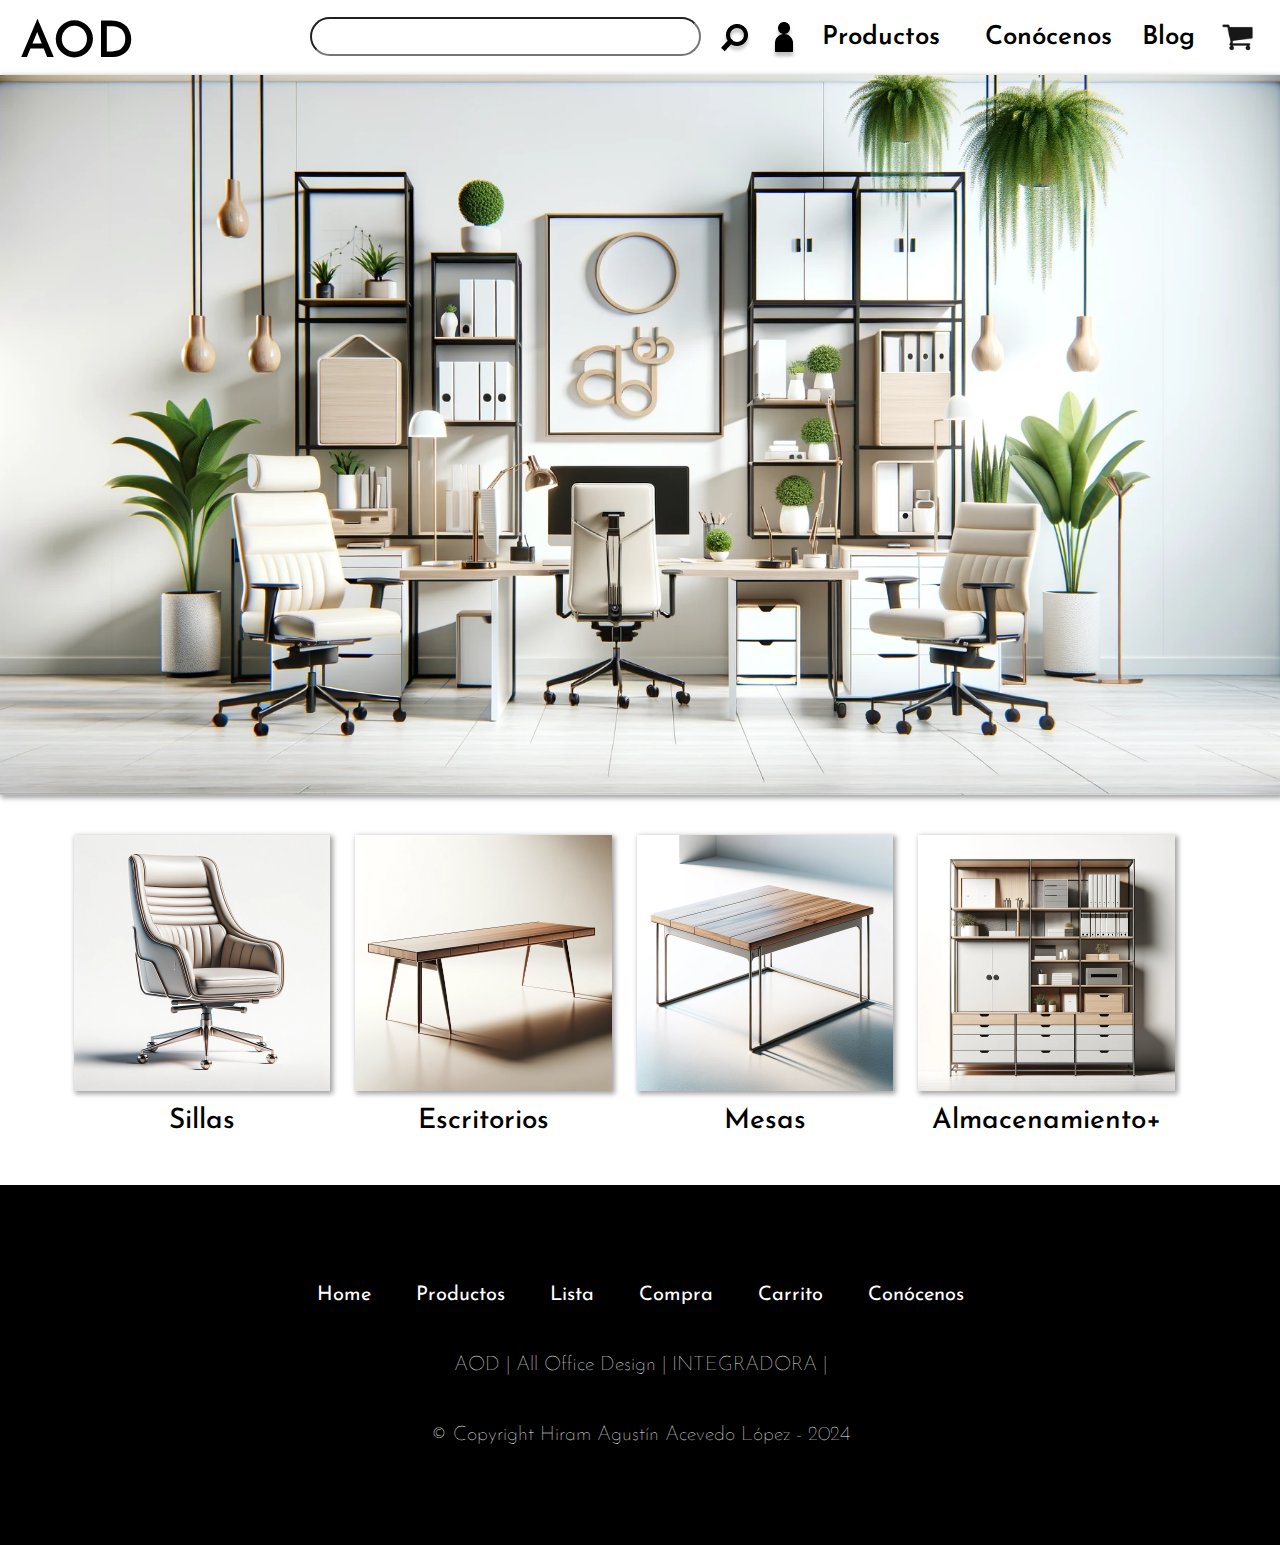
<file: index.html>
<!DOCTYPE html>
<html lang="es">
<head>
    <meta charset="UTF-8">
    <meta name="viewport" content="width=device-width, initial-scale=1.0">
    <title>Document</title>
    <meta name="author" content="Hiram Agustín Acevedo López">
    <meta name="description" content="Index - Página principal del sitio.">
    <link rel="icon" type="image/jpg" href="img/AODv2.png">
    <link rel="stylesheet" href="reset.css">
    <link rel="stylesheet" href="style.css">
    <link rel="preconnect" href="https://fonts.googleapis.com">
    <link rel="preconnect" href="https://fonts.gstatic.com" crossorigin>
    <link href="https://fonts.googleapis.com/css2?family=Josefin+Sans:ital,wght@0,100..700;1,100..700&display=swap" rel="stylesheet">
</head>
<body>
    <header>
        <nav class="nav-header">
            
            <li class="main-logo">
                <a href="index.html" class="main-logo-a"><h1>AOD</h1></a>
            </li>
            
            <div class="nav-header-right">
                <li class="busqueda-header">
                    <input type="text" class="input-header">
                    <a href="04-productos-lista.html" class="busqueda-icon-a"><img src="img/header/search.png" alt="icono de búsqueda" class="busqueda-icon"></a>
                </li>
                <li class="cuenta">
                    <a href="02-productos-general.html"><img src="img/header/cuenta.png" alt="icono de persona lleva a la cuenta (página no disponible en este prototipo) "></a>
                </li>

                <a href="02-productos-general.html">Productos</a>
                <a href="07-quienes-somos.html">Conócenos</a>
                <a href="04-productos-lista.html" class="blog-header">Blog</a>
                <a href="06-carrito.html"><img src="img/header/carrito.png" alt="Imagen de un carrito de compra" class="carrito"></a>
            </div>
        </nav>
    </header>
    <main>

        <a href="02-productos-general.html"><div class="imagen-principal"></div></a>

        <div class="productos-home">
            <ul>
                <li>
                    <a href="03-productos-individual.html"><img src="img/home-img/01-silla.webp" alt="Una silla elegante blanca" class="img-home-1">
                    <h2>Sillas</h2></a>
                </li>
                <li>
                    <a href="03-productos-individual.html"><img src="img/home-img/01-escritorio.webp" alt="Mesa de madera larga" class="img-home-2">
                    <h2>Escritorios</h2></a>
                </li>
                <li>
                    <a href="03-productos-individual.html"><img src="img/home-img/01-mesas.webp" alt="Mesa pequeña de madera cuadrada" class="img-home-3">
                    <h2>Mesas</h2></a>
                </li>
                <li>
                    <a href="03-productos-individual.html"><img src="img/home-img/01-almacenamiento.webp" alt="Mueble de almacenamiento" class="img-home-4">
                    <h2>Almacenamiento+</h2></a>
                </li>
            </ul>
        </div>

    </main>
    <footer>
        <nav>
            <a href="index.html">Home</a>
            <a href="02-productos-general.html">Productos</a>
            <a href="04-productos-lista.html">Lista</a>
            <a href="05-producto-compra.html">Compra</a>
            <a href="06-carrito.html">Carrito</a>
            <a href="07-quienes-somos.html">Conócenos</a>
        </nav>
        
        <p>AOD | All Office Design | INTEGRADORA |</p>
        <p>© Copyright Hiram Agustín Acevedo López - 2024</p>

    </footer> 
</body>
</html>
</file>
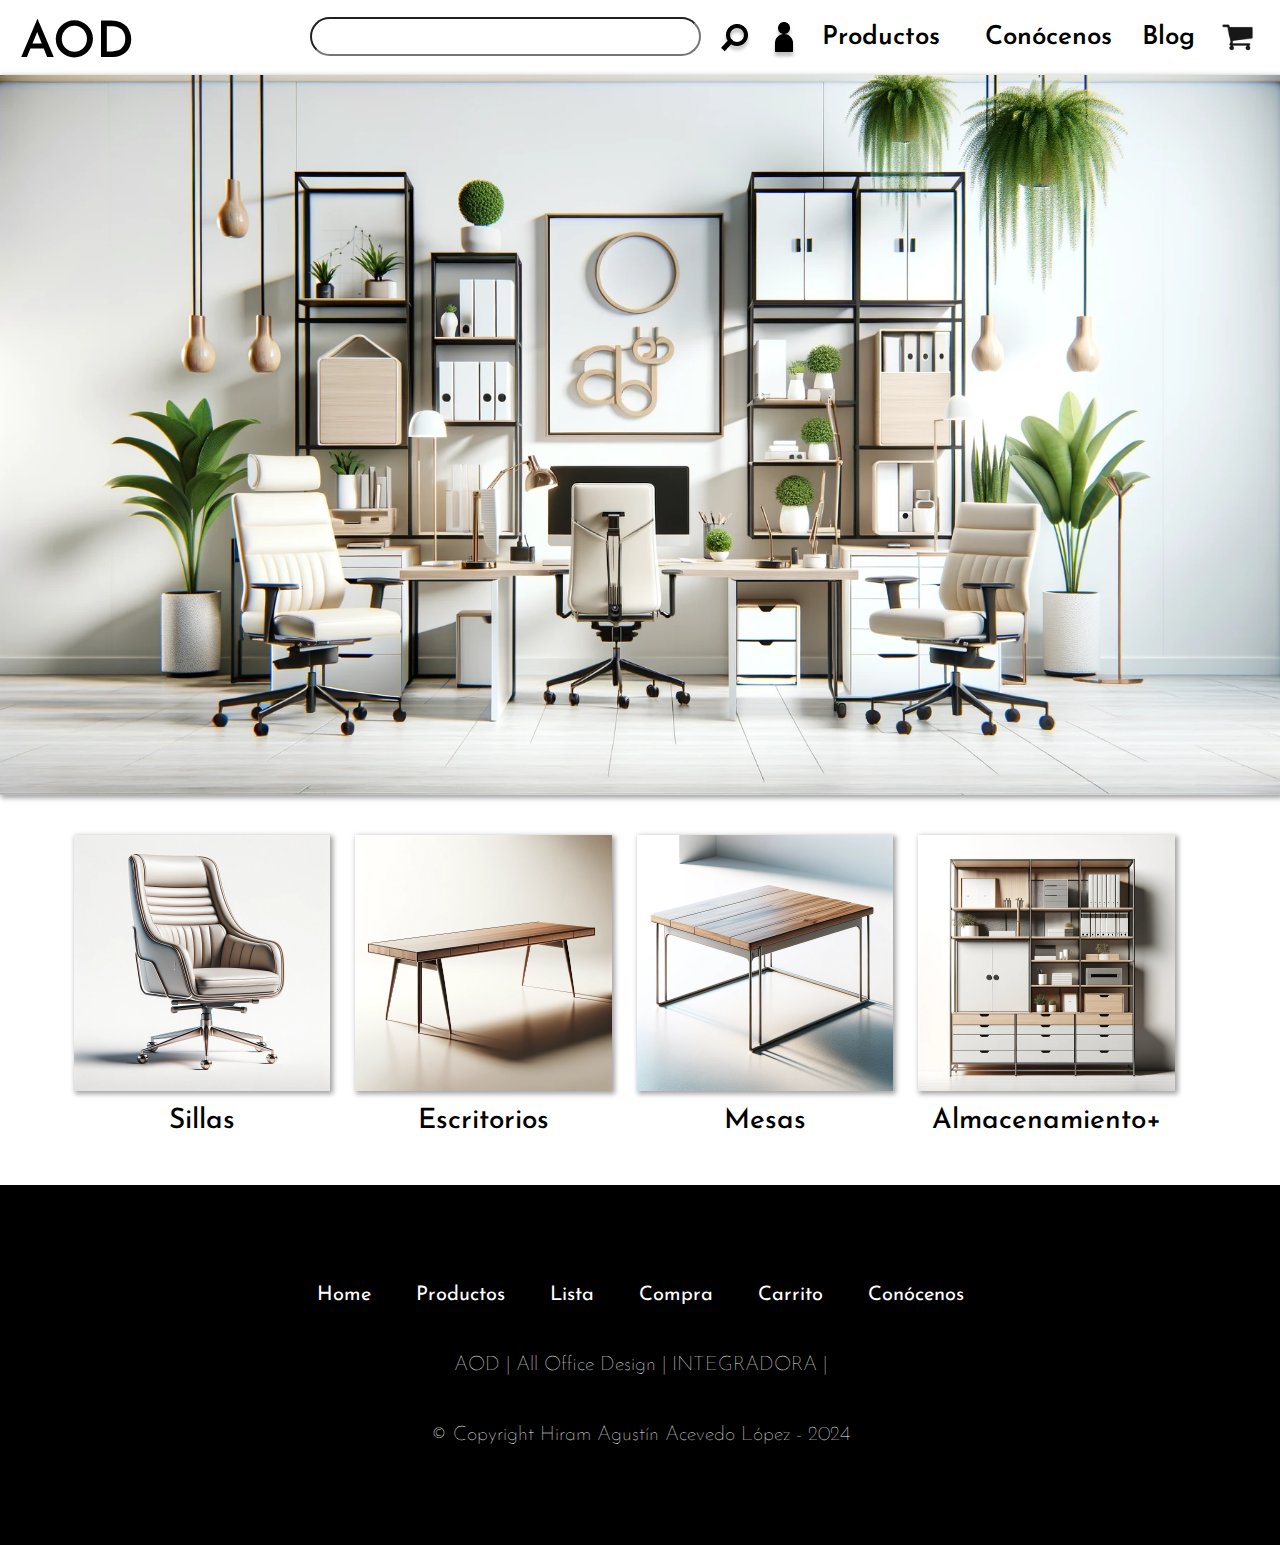
<file: 01-index.html>
<!DOCTYPE html>
<html lang="es">
<head>
    <meta charset="UTF-8">
    <meta name="viewport" content="width=device-width, initial-scale=1.0">
    <title>Document</title>
    <meta name="author" content="Hiram Agustín Acevedo López">
    <meta name="description" content="Index - Página principal del sitio.">
    <link rel="icon" type="image/jpg" href="img/AODv2.png">
    <link rel="stylesheet" href="reset.css">
    <link rel="stylesheet" href="style.css">
    <link rel="preconnect" href="https://fonts.googleapis.com">
    <link rel="preconnect" href="https://fonts.gstatic.com" crossorigin>
    <link href="https://fonts.googleapis.com/css2?family=Josefin+Sans:ital,wght@0,100..700;1,100..700&display=swap" rel="stylesheet">
</head>
<body>
    <header>
        <nav class="nav-header">
            
            <li class="main-logo">
                <a href="01-index.html" class="main-logo-a"><h1>AOD</h1></a>
            </li>
            
            <div class="nav-header-right">
                <li class="busqueda-header">
                    <input type="text" class="input-header">
                    <a href="04-productos-lista.html" class="busqueda-icon-a"><img src="img/header/search.png" alt="icono de búsqueda" class="busqueda-icon"></a>
                </li>
                <li class="cuenta">
                    <a href="02-productos-general.html"><img src="img/header/cuenta.png" alt="icono de persona lleva a la cuenta (página no disponible en este prototipo) "></a>
                </li>

                <a href="02-productos-general.html">Productos</a>
                <a href="07-quienes-somos.html">Conócenos</a>
                <a href="04-productos-lista.html" class="blog-header">Blog</a>
                <a href="06-carrito.html"><img src="img/header/carrito.png" alt="Imagen de un carrito de compra" class="carrito"></a>
            </div>
        </nav>
    </header>
    <main>

        <a href="02-productos-general.html"><div class="imagen-principal"></div></a>

        <div class="productos-home">
            <ul>
                <li>
                    <a href="03-productos-individual.html"><img src="img/home-img/01-silla.webp" alt="Una silla elegante blanca" class="img-home-1">
                    <h2>Sillas</h2></a>
                </li>
                <li>
                    <a href="03-productos-individual.html"><img src="img/home-img/01-escritorio.webp" alt="Mesa de madera larga" class="img-home-2">
                    <h2>Escritorios</h2></a>
                </li>
                <li>
                    <a href="03-productos-individual.html"><img src="img/home-img/01-mesas.webp" alt="Mesa pequeña de madera cuadrada" class="img-home-3">
                    <h2>Mesas</h2></a>
                </li>
                <li>
                    <a href="03-productos-individual.html"><img src="img/home-img/01-almacenamiento.webp" alt="Mueble de almacenamiento" class="img-home-4">
                    <h2>Almacenamiento+</h2></a>
                </li>
            </ul>
        </div>

    </main>
    <footer>
        <nav>
            <a href="01-index.html">Home</a>
            <a href="02-productos-general.html">Productos</a>
            <a href="04-productos-lista.html">Lista</a>
            <a href="05-producto-compra.html">Compra</a>
            <a href="06-carrito.html">Carrito</a>
            <a href="07-quienes-somos.html">Conócenos</a>
        </nav>
        
        <p>AOD | All Office Design | INTEGRADORA |</p>
        <p>© Copyright Hiram Agustín Acevedo López - 2024</p>

    </footer> 
</body>
</html>
</file>
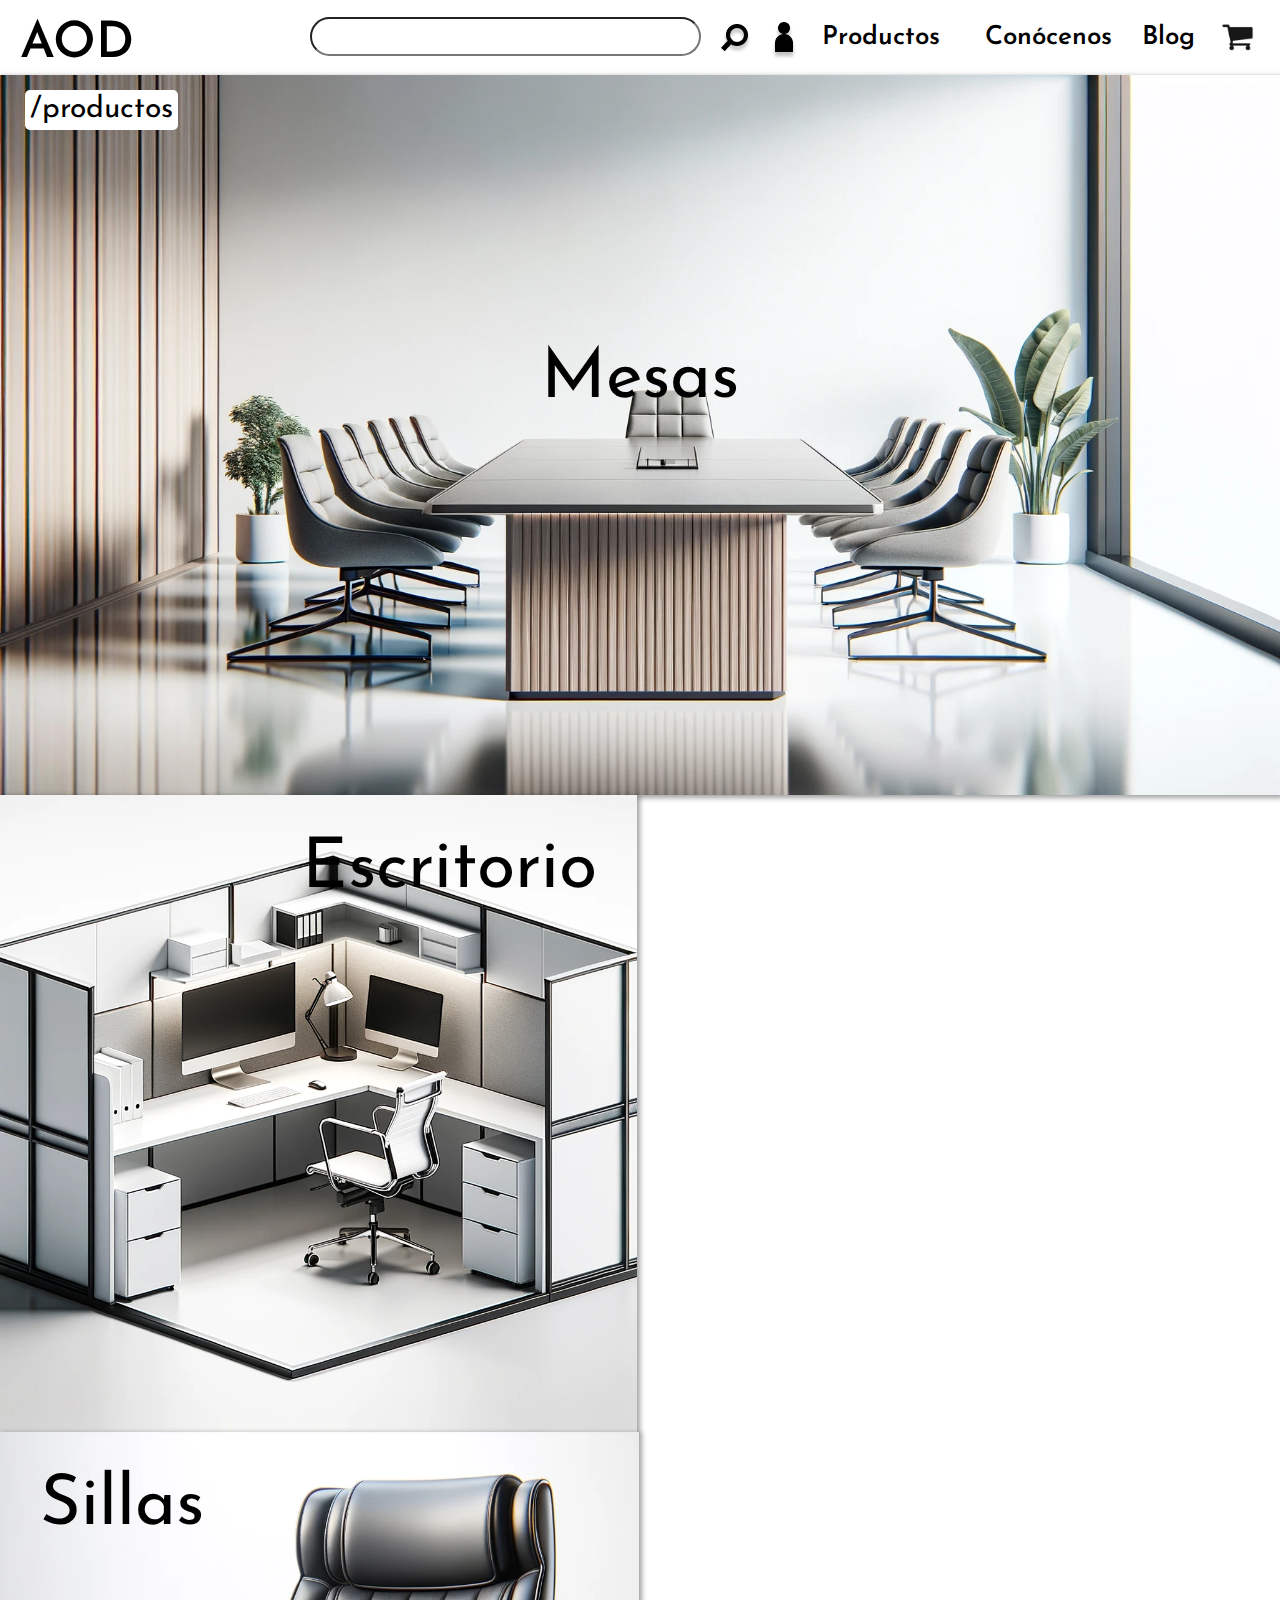
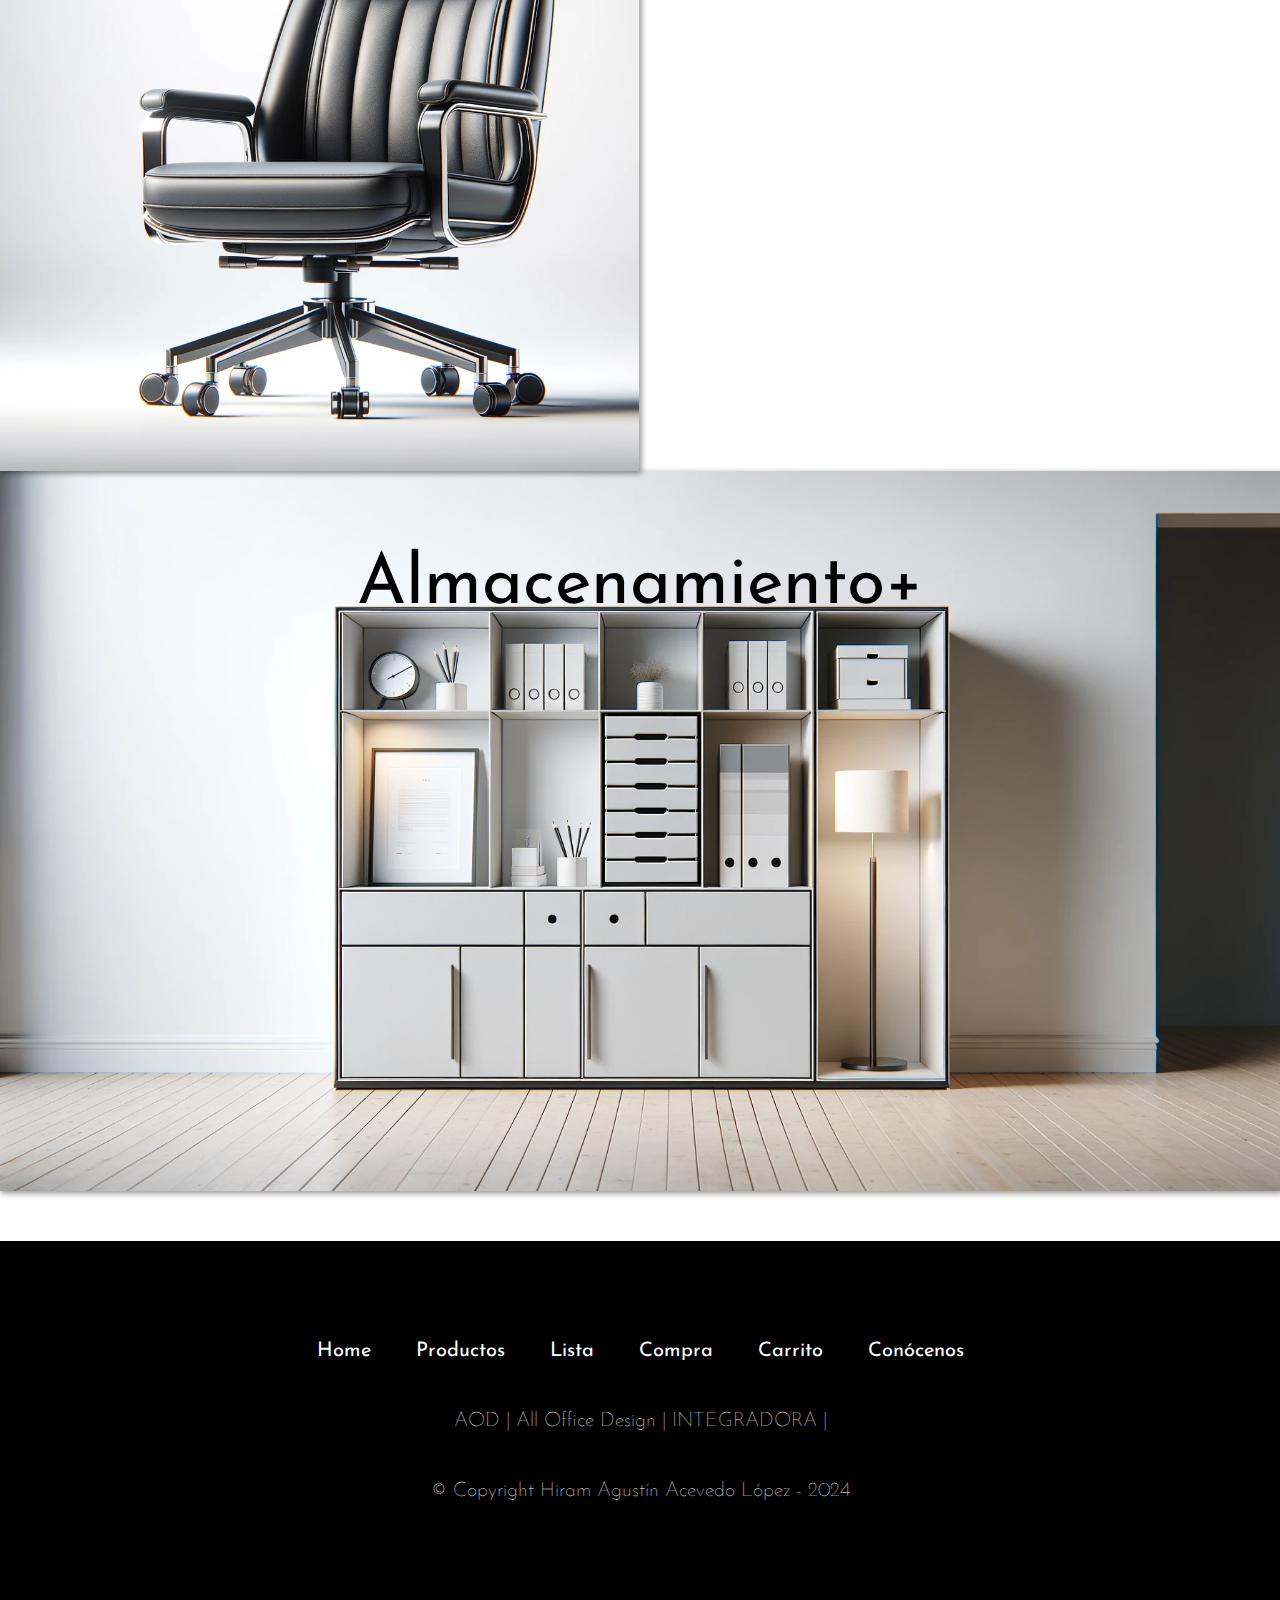
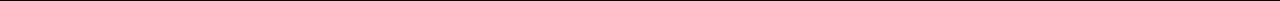
<file: 02-productos-general.html>
<!DOCTYPE html>
<html lang="en">
    <head>
        <meta charset="UTF-8">
        <meta name="viewport" content="width=device-width, initial-scale=1.0">
        <title>Document</title>
        <meta name="author" content="Hiram Agustín Acevedo López">
        <meta name="description" content="Index - Página principal del sitio.">
        <link rel="icon" type="image/jpg" href="img/AODv2.png">
        <link rel="stylesheet" href="reset.css">
        <link rel="stylesheet" href="style.css">
        <link rel="preconnect" href="https://fonts.googleapis.com">
        <link rel="preconnect" href="https://fonts.gstatic.com" crossorigin>
        <link href="https://fonts.googleapis.com/css2?family=Josefin+Sans:ital,wght@0,100..700;1,100..700&display=swap" rel="stylesheet">
    </head>
<body>
    <header>
        <nav class="nav-header">
            
            <li class="main-logo">
                <a href="index.html" class="main-logo-a"><h1>AOD</h1></a>
            </li>
            
            <div class="nav-header-right">
                <li class="busqueda-header">
                    <input type="text" class="input-header">
                    <a href="04-productos-lista.html" class="busqueda-icon-a"><img src="img/header/search.png" alt="icono de búsqueda" class="busqueda-icon"></a>
                </li>
                <li class="cuenta">
                    <a href="02-productos-general.html"><img src="img/header/cuenta.png" alt="icono de persona lleva a la cuenta (página no disponible en este prototipo) "></a>
                </li>

                <a href="02-productos-general.html">Productos</a>
                <a href="07-quienes-somos.html">Conócenos</a>
                <a href="04-productos-lista.html" class="blog-header">Blog</a>
                <a href="06-carrito.html"><img src="img/header/carrito.png" alt="Imagen de un carrito de compra" class="carrito"></a>
            </div>
        </nav>
    </header>
    <main>
        <a href="03-productos-individual.html"><div class="imagen-principal-02">
            <p class="local-02">/productos</p>
            <h2 class="h2-02">Mesas</h2>
        </div></a>

        <a href="03-productos-individual.html"><div class="imagen1-bloque2-02">
            <h3 class="h3-02">Escritorio</h3>
        </div></a>

        <a href="03-productos-individual.html"><div class="imagen2-bloque2-02">
            <h3 class="h3-02">Sillas</h3>
        </div></a>

        <a id="bloque-final" href="03-productos-individual.html"><div class="imagen-fondo-02">
            <h3 class="h3-02">Almacenamiento+</h3>
        </div></a>
    </main>
    <footer>
        <nav>
            <a href="index.html">Home</a>
            <a href="02-productos-general.html">Productos</a>
            <a href="04-productos-lista.html">Lista</a>
            <a href="05-producto-compra.html">Compra</a>
            <a href="06-carrito.html">Carrito</a>
            <a href="07-quienes-somos.html">Conócenos</a>
        </nav>
        
        <p>AOD | All Office Design | INTEGRADORA |</p>
        <p>© Copyright Hiram Agustín Acevedo López - 2024</p>

    </footer> 
</body>
</html>
</file>
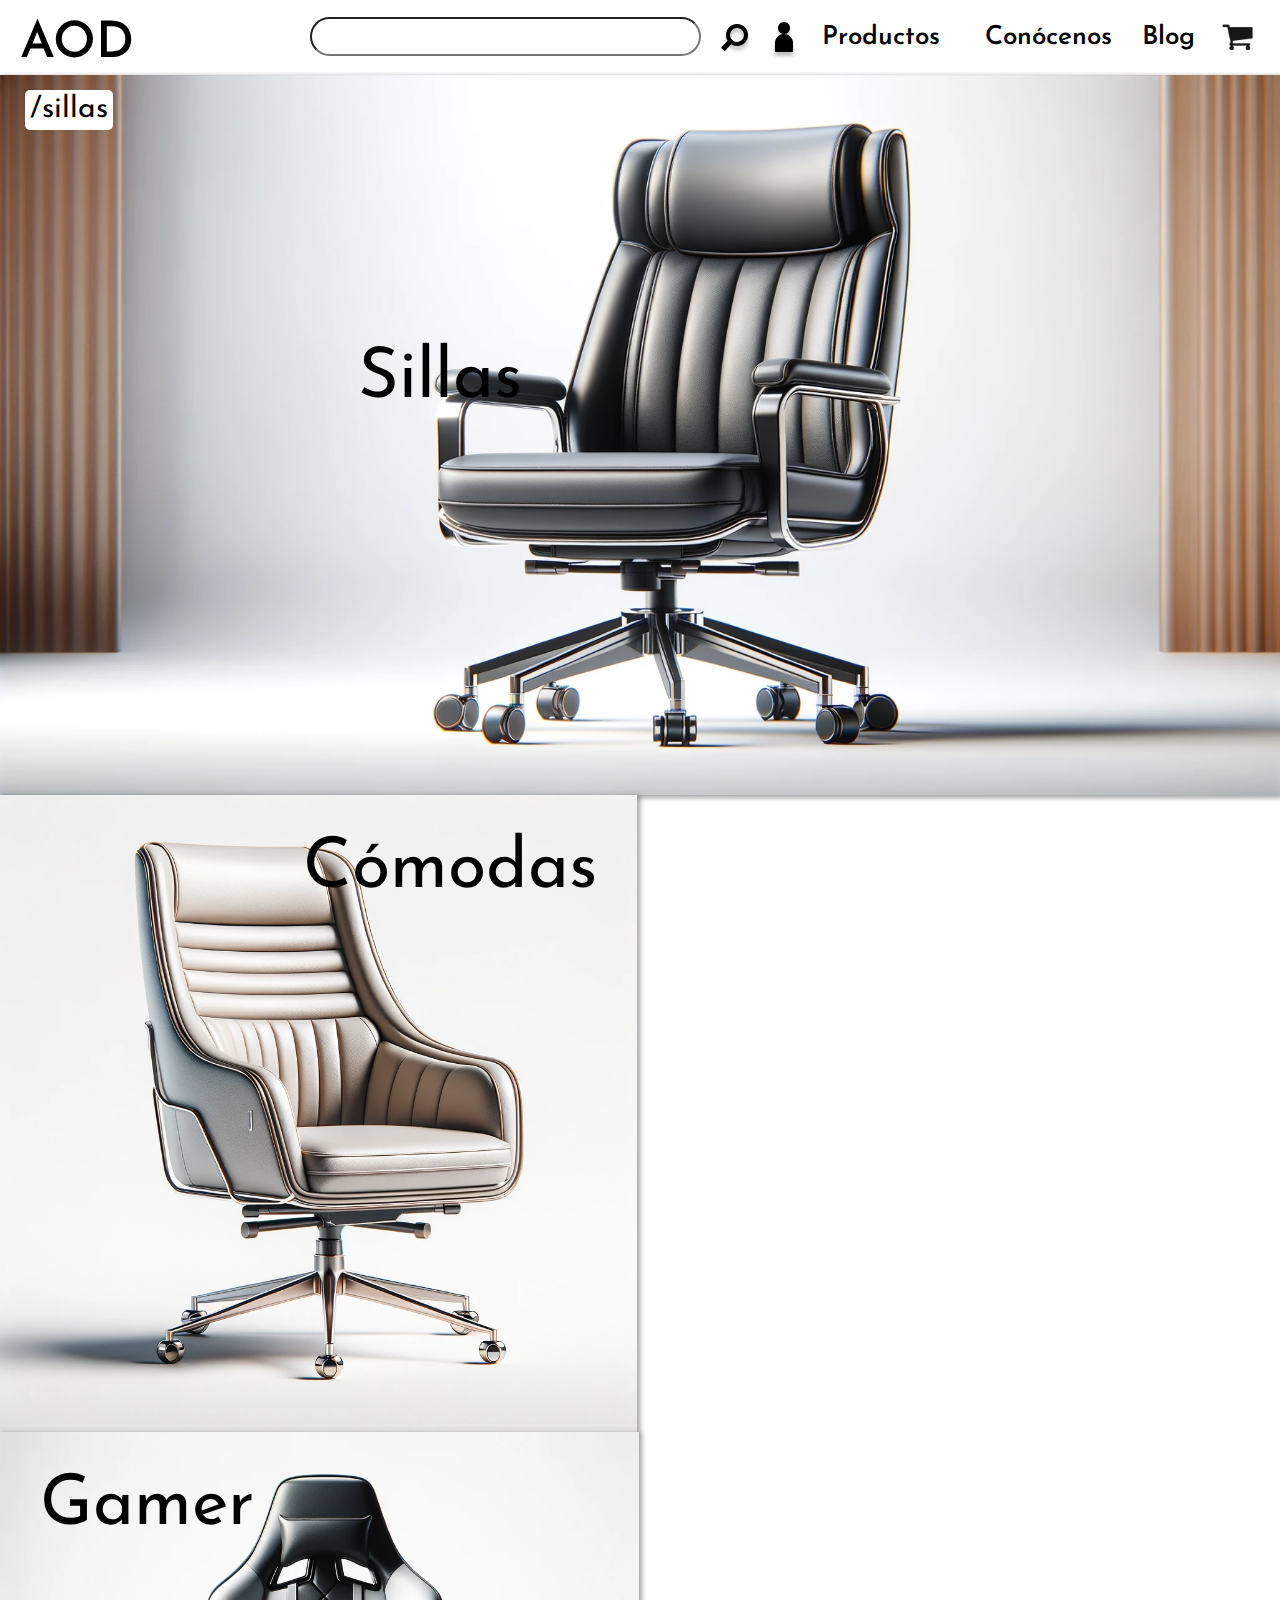
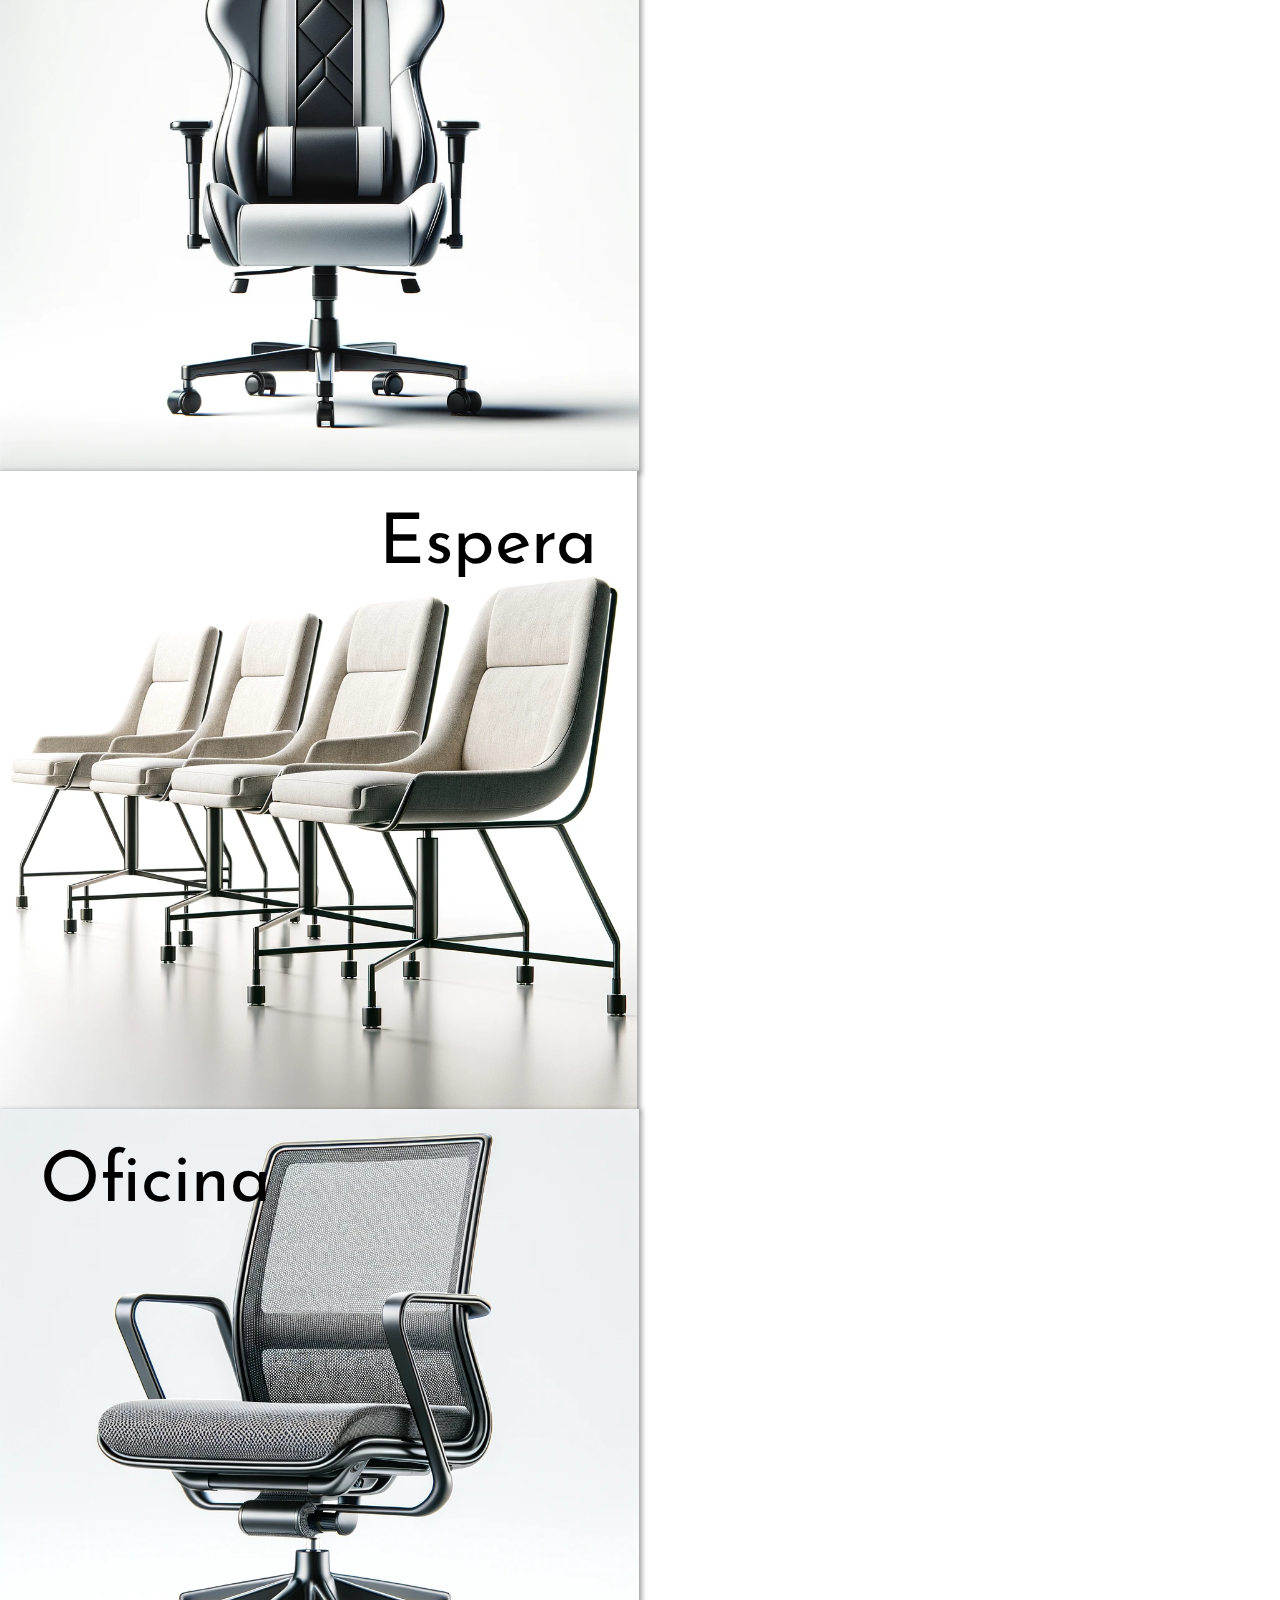
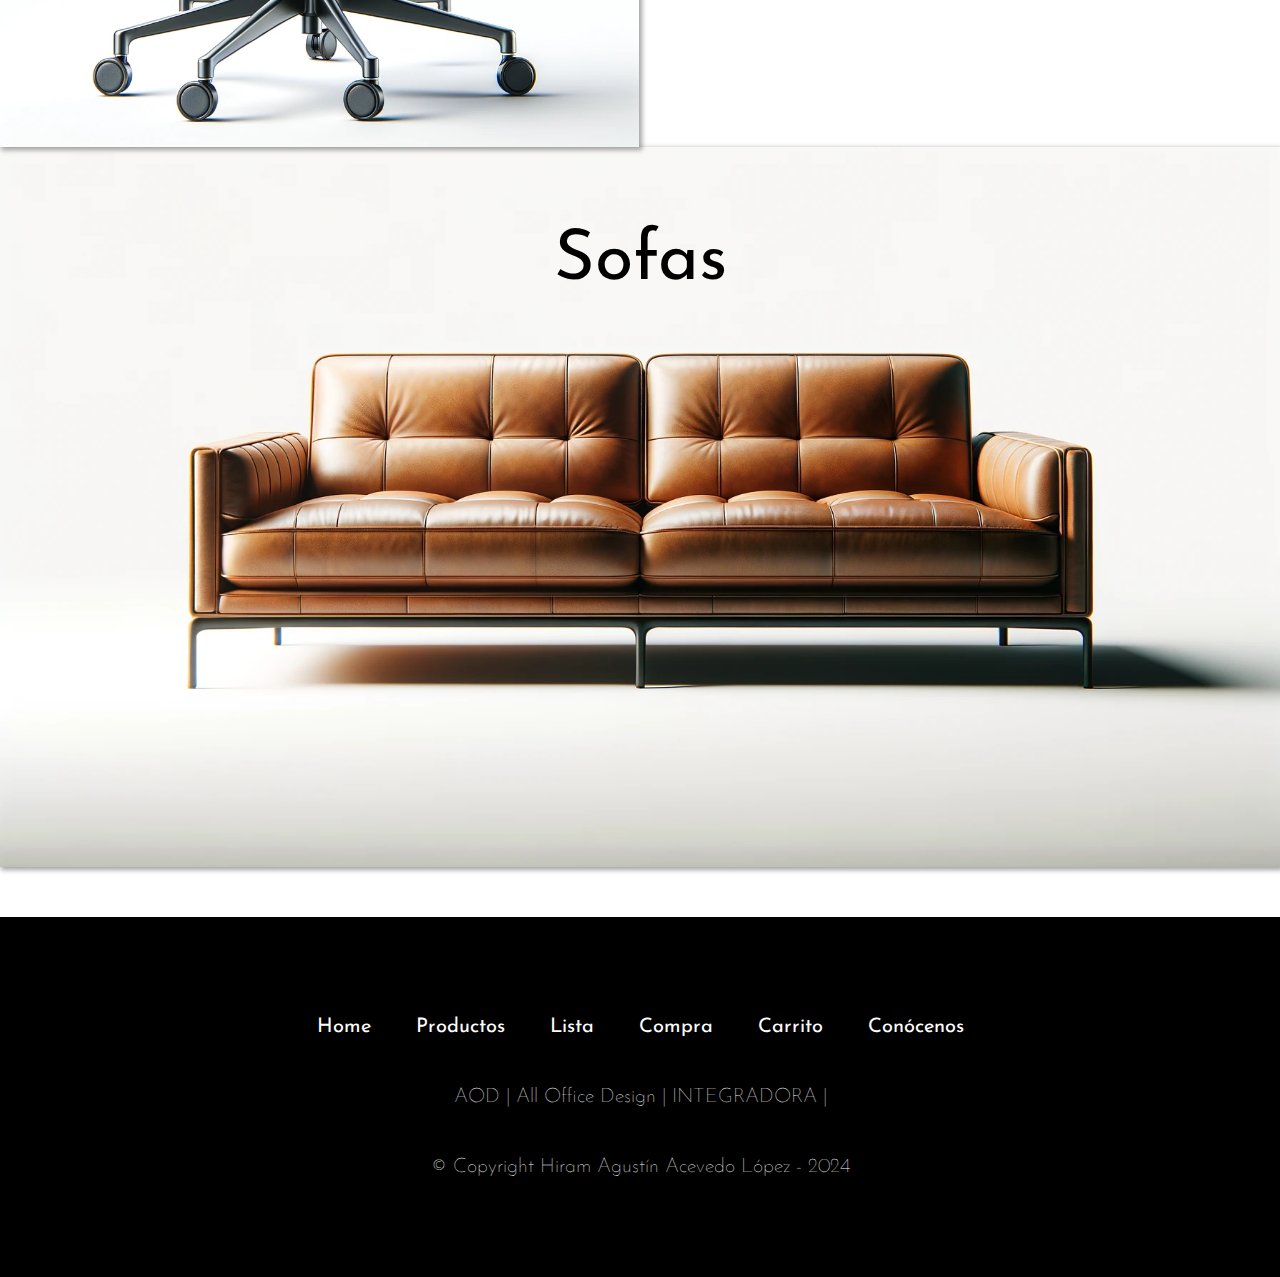
<file: 03-productos-individual.html>
<!DOCTYPE html>
<html lang="en">
    <head>
        <meta charset="UTF-8">
        <meta name="viewport" content="width=device-width, initial-scale=1.0">
        <title>Document</title>
        <meta name="author" content="Hiram Agustín Acevedo López">
        <meta name="description" content="Index - Página principal del sitio.">
        <link rel="icon" type="image/jpg" href="img/AODv2.png">
        <link rel="stylesheet" href="reset.css">
        <link rel="stylesheet" href="style.css">
        <link rel="preconnect" href="https://fonts.googleapis.com">
        <link rel="preconnect" href="https://fonts.gstatic.com" crossorigin>
        <link href="https://fonts.googleapis.com/css2?family=Josefin+Sans:ital,wght@0,100..700;1,100..700&display=swap" rel="stylesheet">
    </head>
<body>
    <header>
        <nav class="nav-header">
            
            <li class="main-logo">
                <a href="index.html" class="main-logo-a"><h1>AOD</h1></a>
            </li>
            
            <div class="nav-header-right">
                <li class="busqueda-header">
                    <input type="text" class="input-header">
                    <a href="04-productos-lista.html" class="busqueda-icon-a"><img src="img/header/search.png" alt="icono de búsqueda" class="busqueda-icon"></a>
                </li>
                <li class="cuenta">
                    <a href="02-productos-general.html"><img src="img/header/cuenta.png" alt="icono de persona lleva a la cuenta (página no disponible en este prototipo) "></a>
                </li>

                <a href="02-productos-general.html">Productos</a>
                <a href="07-quienes-somos.html">Conócenos</a>
                <a href="04-productos-lista.html" class="blog-header">Blog</a>
                <a href="06-carrito.html"><img src="img/header/carrito.png" alt="Imagen de un carrito de compra" class="carrito"></a>
            </div>
        </nav>
    </header>
        <main>

            <a href="04-productos-lista.html"><div class="imagen-principal-03">
                <p class="local-02">/sillas</p>
                <h2 class="h2-03">Sillas</h2>
            </div></a>

            <a href="04-productos-lista.html"><div class="imagen1-bloque2-03">
                <h3 class="h3-03">Cómodas</h3>
            </div></a>

            <a href="04-productos-lista.html"><div class="imagen2-bloque2-03">
                <h3 class="h3-03">Gamer</h3>
            </div></a>

            <a href="04-productos-lista.html"><div class="imagen1-bloque3-03">
                <h3 class="h3-03">Espera</h3>
            </div></a>

            <a href="04-productos-lista.html"><div class="imagen2-bloque3-03">
                <h3 class="h3-03">Oficina</h3>
            </div></a>

            <a id="bloque-final" href="04-productos-lista.html"><div class="imagen-fondo-03">
                <h3 class="h3-02">Sofas</h3>
            </div></a>

        </main>
    <footer>
        <nav>
            <a href="index.html">Home</a>
            <a href="02-productos-general.html">Productos</a>
            <a href="04-productos-lista.html">Lista</a>
            <a href="05-producto-compra.html">Compra</a>
            <a href="06-carrito.html">Carrito</a>
            <a href="07-quienes-somos.html">Conócenos</a>
        </nav>
        
        <p>AOD | All Office Design | INTEGRADORA |</p>
        <p>© Copyright Hiram Agustín Acevedo López - 2024</p>

    </footer> 
</body>
</html>
</file>
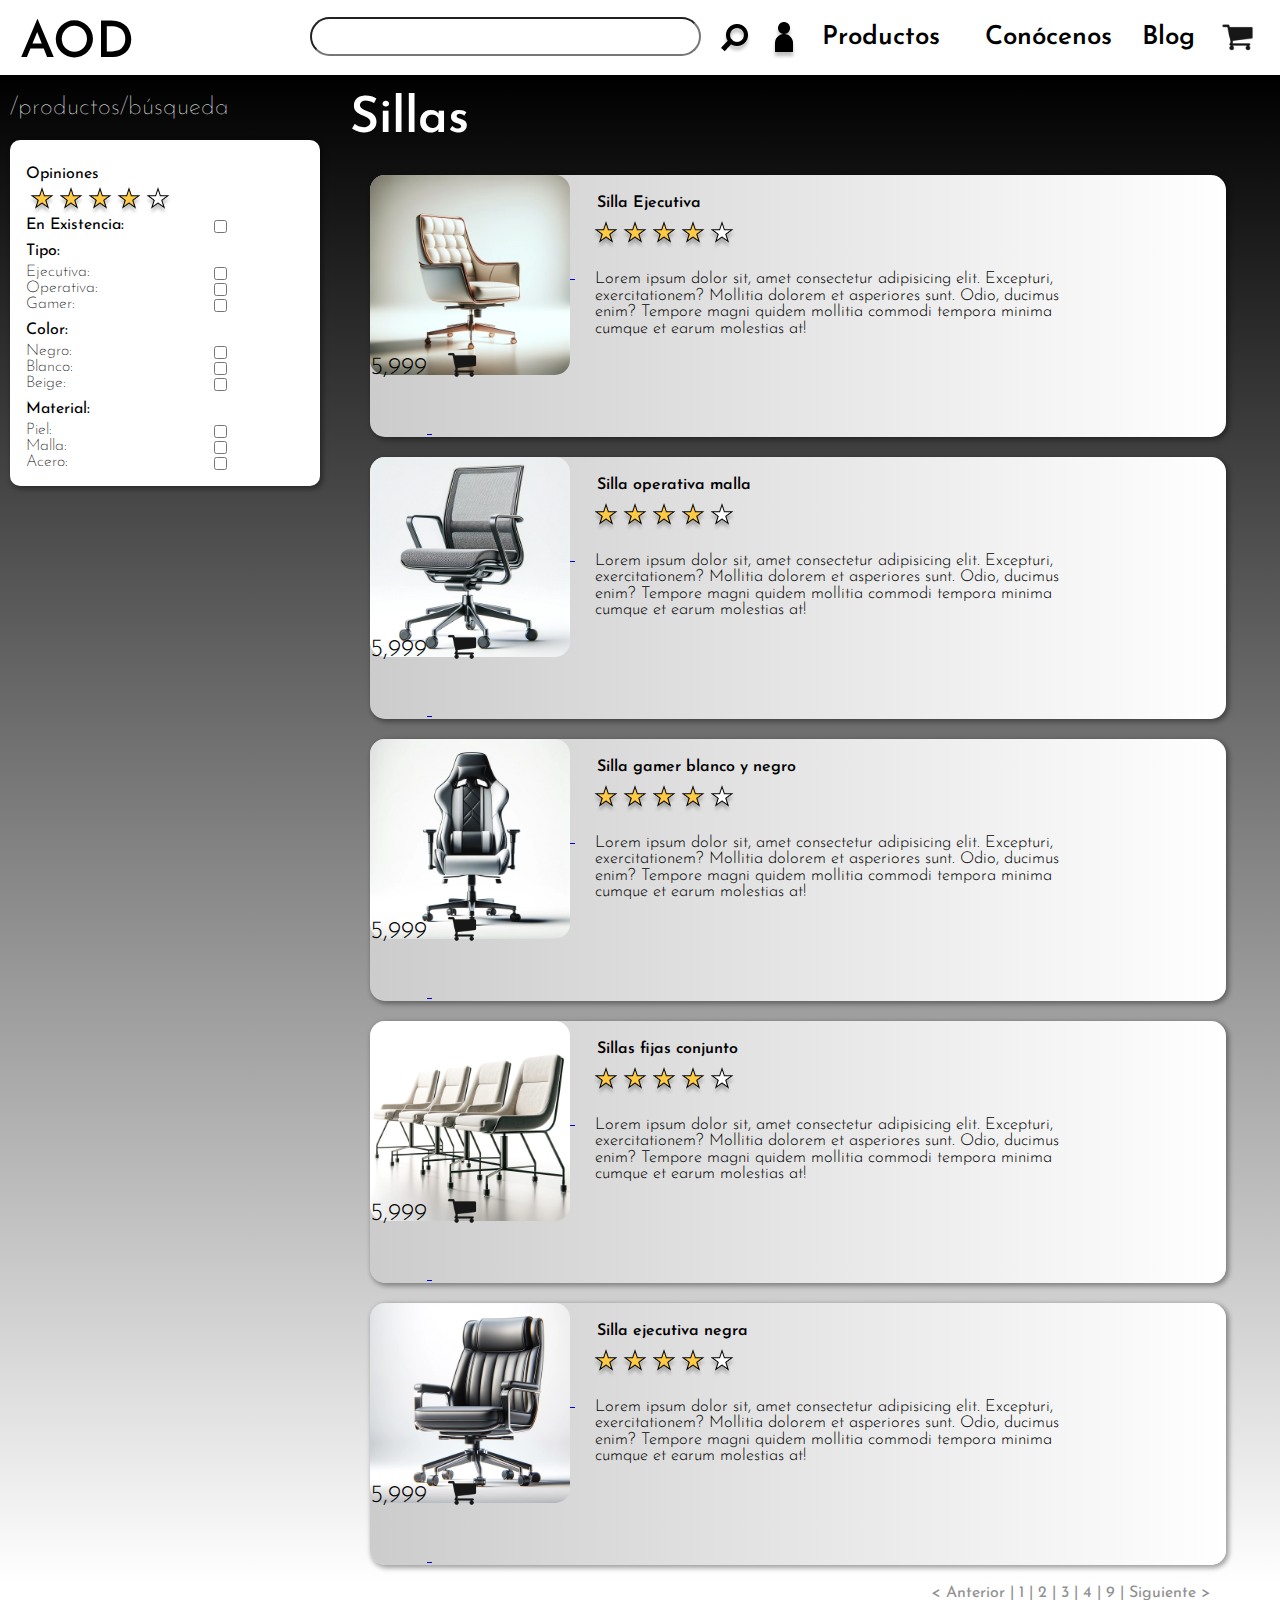
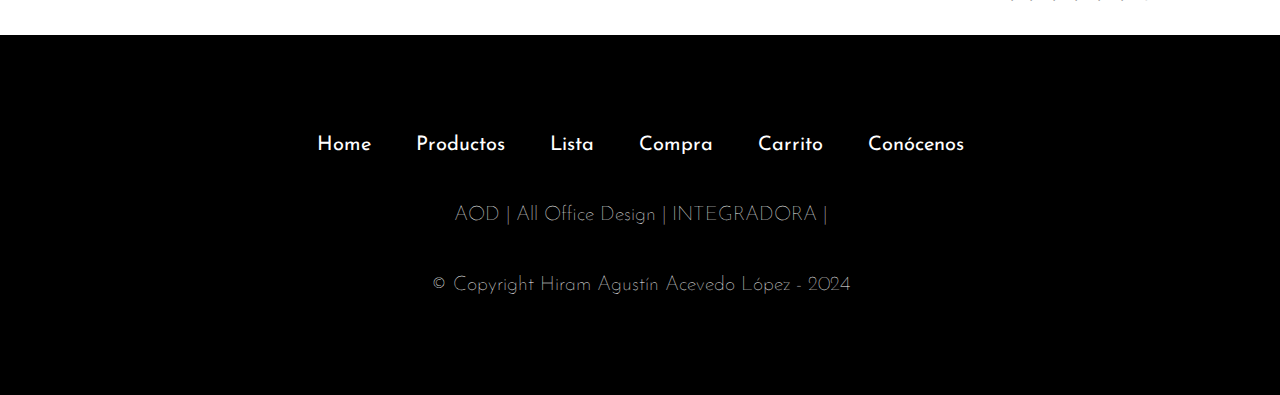
<file: 04-productos-lista.html>
<!DOCTYPE html>
<html lang="en">
    <head>
        <meta charset="UTF-8">
        <meta name="viewport" content="width=device-width, initial-scale=1.0">
        <title>Document</title>
        <meta name="author" content="Hiram Agustín Acevedo López">
        <meta name="description" content="Index - Página principal del sitio.">
        <link rel="icon" type="image/jpg" href="img/AODv2.png">
        <link rel="stylesheet" href="reset.css">
        <link rel="stylesheet" href="style.css">
        <link rel="preconnect" href="https://fonts.googleapis.com">
        <link rel="preconnect" href="https://fonts.gstatic.com" crossorigin>
        <link href="https://fonts.googleapis.com/css2?family=Josefin+Sans:ital,wght@0,100..700;1,100..700&display=swap" rel="stylesheet">
    </head>
<body>
    <header>
        <nav class="nav-header">
            
            <li class="main-logo">
                <a href="index.html" class="main-logo-a"><h1>AOD</h1></a>
            </li>
            
            <div class="nav-header-right">
                <li class="busqueda-header">
                    <input type="text" class="input-header">
                    <a href="04-productos-lista.html" class="busqueda-icon-a"><img src="img/header/search.png" alt="icono de búsqueda" class="busqueda-icon"></a>
                </li>
                <li class="cuenta">
                    <a href="02-productos-general.html"><img src="img/header/cuenta.png" alt="icono de persona lleva a la cuenta (página no disponible en este prototipo) "></a>
                </li>

                <a href="02-productos-general.html">Productos</a>
                <a href="07-quienes-somos.html">Conócenos</a>
                <a href="04-productos-lista.html" class="blog-header">Blog</a>
                <a href="06-carrito.html"><img src="img/header/carrito.png" alt="Imagen de un carrito de compra" class="carrito"></a>
            </div>
        </nav>
    </header>
    <main class="main-04">

        <section class="bloque-1zquierda-04">
            <div class="breadcrumbs">
                <p>/productos/búsqueda</p>
            </div>
            <div class="opiniones">
                <form>
                    <legend>Opiniones</legend>
                    <img src="img/productos/estrellas.png" alt="" class="estrellas-filtro">

                    <label>En Existencia:</label><input type="checkbox" name="existencia" id="">

                    <legend>Tipo:</legend>
                    <div class="opiniones-checkbox"><label>Ejecutiva:</label><input type="checkbox" name="existencia" id=""></div>
                    <div class="opiniones-checkbox"><label>Operativa:</label><input type="checkbox" name="existencia" id=""></div>
                    <div class="opiniones-checkbox"><label>Gamer:</label><input type="checkbox" name="existencia" id=""></div>
                    
                    <legend>Color:</legend>
                    <div class="opiniones-checkbox"><label>Negro:</label><input type="checkbox" name="existencia" id=""></div>
                    <div class="opiniones-checkbox"><label>Blanco:</label><input type="checkbox" name="existencia" id=""></div>
                    <div class="opiniones-checkbox"><label>Beige:</label><input type="checkbox" name="existencia" id=""></div>
                    
                    <legend>Material:</legend>
                    <div class="opiniones-checkbox"><label>Piel:</label><input type="checkbox" name="existencia" id=""></div>
                    <div class="opiniones-checkbox"><label>Malla:</label><input type="checkbox" name="existencia" id=""></div>
                    <div class="opiniones-checkbox"><label>Acero:</label><input type="checkbox" name="existencia" id=""></div>

                </form>
            </div>

        </section>
        <section class="bloque-derecha-04">
            <h2 class="h2-04">Sillas</h2>

            <a href="05-producto-compra.html"><div class="bloque-lista">
                <img class="imagen-producto" src="img/productos/02-silla.webp" alt="">
                <div class="lista-texto-estrellas">
                <h3>Silla Ejecutiva</h3>
                <img src="img/productos/estrellas.png" alt="" class="estrellas-lista">
                <p>Lorem ipsum dolor sit, amet consectetur adipisicing elit. Excepturi, exercitationem? Mollitia dolorem et asperiores sunt. Odio, ducimus enim? Tempore magni quidem mollitia commodi tempora minima cumque et earum molestias at!</p>
                </div>
                <div class="precio-carrito">
                    <p>5,999</p>
                    <a href="06-carrito.html"><img src="img/header/carrito.png" alt=""></a>
                </div>
            </div></a>

            <a href="05-producto-compra.html"><div class="bloque-lista">
                <img class="imagen-producto" src="img/productos/04-silla.webp" alt="">
                <div class="lista-texto-estrellas">
                <h3>Silla operativa malla</h3>
                <img src="img/productos/estrellas.png" alt="" class="estrellas-lista">
                <p>Lorem ipsum dolor sit, amet consectetur adipisicing elit. Excepturi, exercitationem? Mollitia dolorem et asperiores sunt. Odio, ducimus enim? Tempore magni quidem mollitia commodi tempora minima cumque et earum molestias at!</p>
                </div>
                <div class="precio-carrito">
                    <p>5,999</p>
                    <a href="06-carrito.html"><img src="img/header/carrito.png" alt=""></a>
                </div>
            </div></a>

            <a href="05-producto-compra.html"><div class="bloque-lista">
                <img class="imagen-producto" src="img/productos/05-silla.webp" alt="">
                <div class="lista-texto-estrellas">
                <h3>Silla gamer blanco y negro</h3>
                <img src="img/productos/estrellas.png" alt="" class="estrellas-lista">
                <p>Lorem ipsum dolor sit, amet consectetur adipisicing elit. Excepturi, exercitationem? Mollitia dolorem et asperiores sunt. Odio, ducimus enim? Tempore magni quidem mollitia commodi tempora minima cumque et earum molestias at!</p>
                </div>
                <div class="precio-carrito">
                    <p>5,999</p>
                    <a href="06-carrito.html"><img src="img/header/carrito.png" alt=""></a>
                </div>
            </div></a>

            <a href="05-producto-compra.html"><div class="bloque-lista">
                <img class="imagen-producto" src="img/productos/06-silla.webp" alt="">
                <div class="lista-texto-estrellas">
                <h3>Sillas fijas conjunto</h3>
                <img src="img/productos/estrellas.png" alt="" class="estrellas-lista">
                <p>Lorem ipsum dolor sit, amet consectetur adipisicing elit. Excepturi, exercitationem? Mollitia dolorem et asperiores sunt. Odio, ducimus enim? Tempore magni quidem mollitia commodi tempora minima cumque et earum molestias at!</p>
                </div>
                <div class="precio-carrito">
                    <p>5,999</p>
                    <a href="06-carrito.html"><img src="img/header/carrito.png" alt=""></a>
                </div>
            </div></a>

            <a href="05-producto-compra.html"><div class="bloque-lista">
                <img src="img/productos/03-silla.webp" alt="" class="silla-negra">
                <div class="lista-texto-estrellas">
                <h3>Silla ejecutiva negra</h3>
                <img src="img/productos/estrellas.png" alt="" class="estrellas-lista">
                <p>Lorem ipsum dolor sit, amet consectetur adipisicing elit. Excepturi, exercitationem? Mollitia dolorem et asperiores sunt. Odio, ducimus enim? Tempore magni quidem mollitia commodi tempora minima cumque et earum molestias at!</p>
                </div>
                <div class="precio-carrito">
                    <p>5,999</p>
                    <a href="06-carrito.html"><img src="img/header/carrito.png" alt=""></a>
                </div>
            </div></a>

        </section>
        <section class="paginas-lista">
            <nav>
                <a href="">&lt; Anterior</a> |
                <a href="">1</a> |
                <a href="">2</a> |
                <a href="">3</a> |
                <a href="">4</a> |
                <a href="">9</a> |
                <a href="">Siguiente &gt;</a>
            </nav>
        </section>
        
    </main>
    <footer>
        <nav>
            <a href="index.html">Home</a>
            <a href="02-productos-general.html">Productos</a>
            <a href="04-productos-lista.html">Lista</a>
            <a href="05-producto-compra.html">Compra</a>
            <a href="06-carrito.html">Carrito</a>
            <a href="07-quienes-somos.html">Conócenos</a>
        </nav>
        
        <p>AOD | All Office Design | INTEGRADORA |</p>
        <p>© Copyright Hiram Agustín Acevedo López - 2024</p>

    </footer> 
    
</body>
</html>
</file>
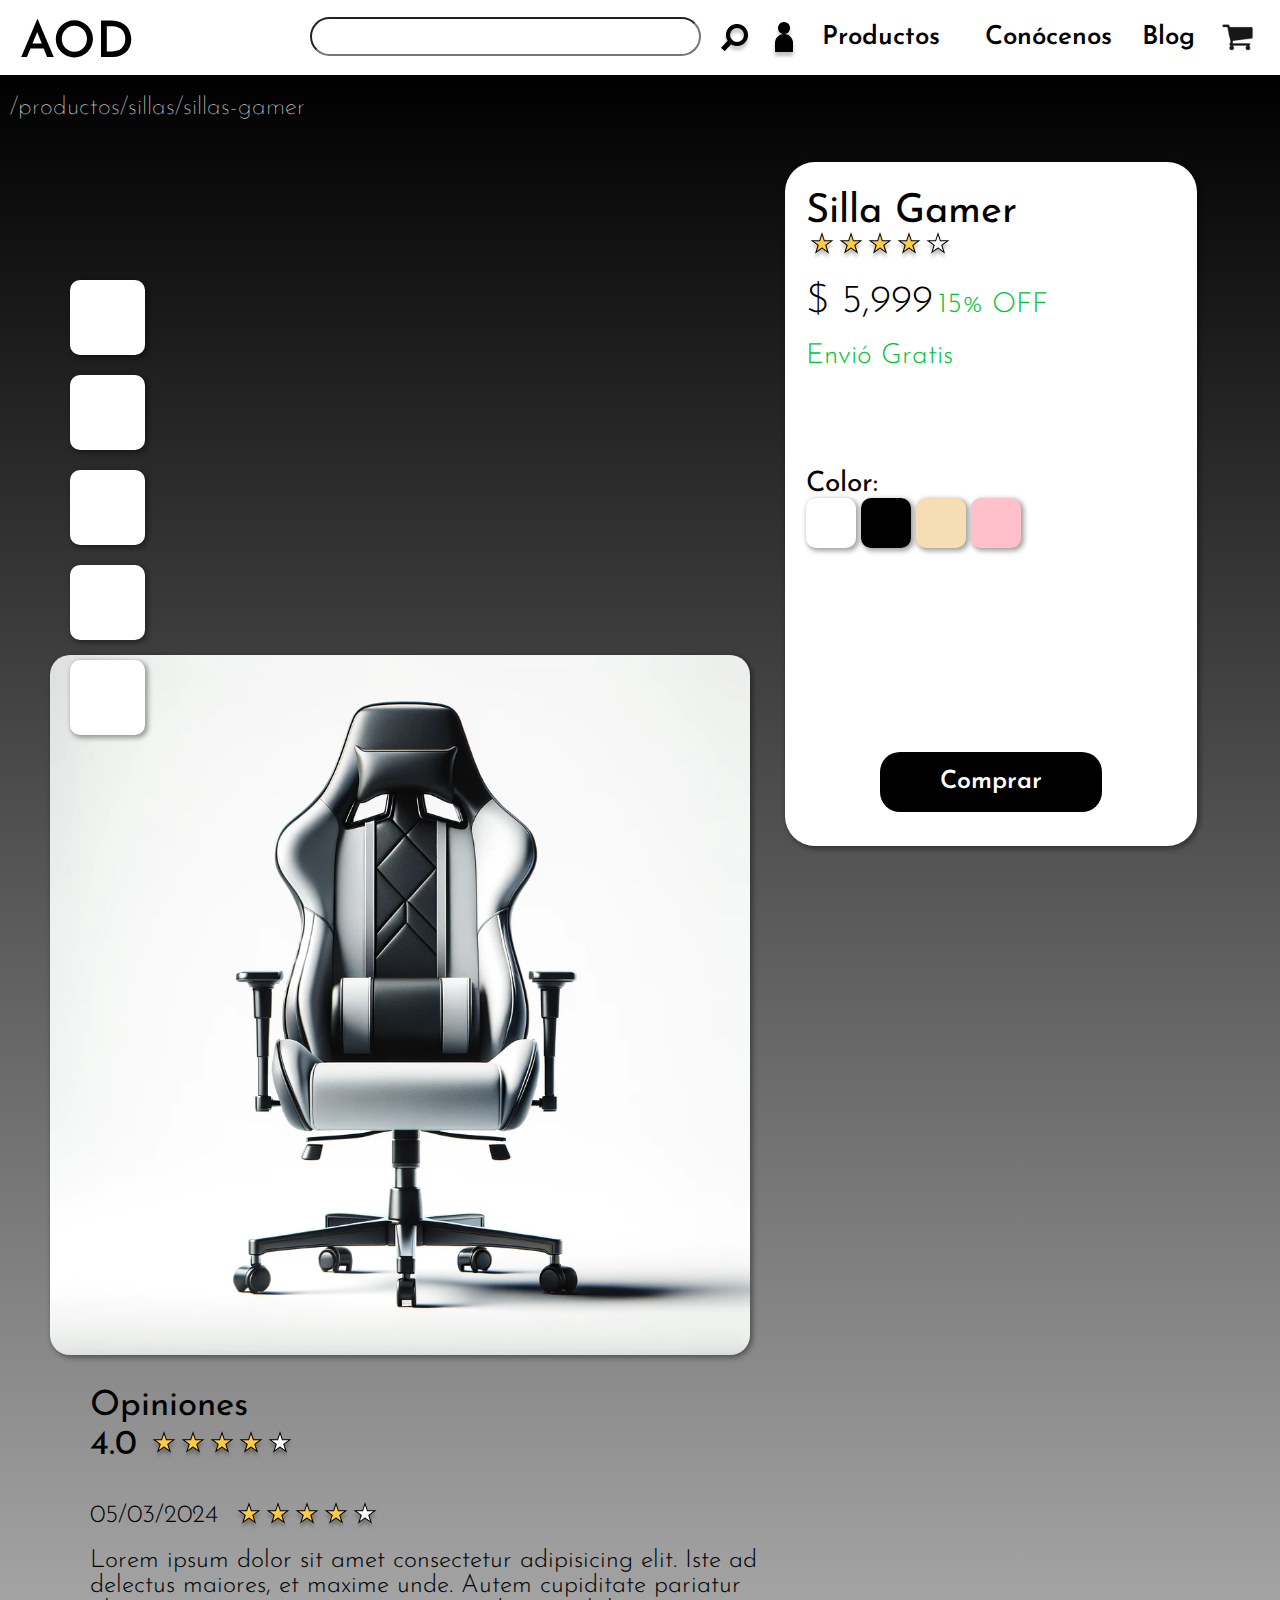
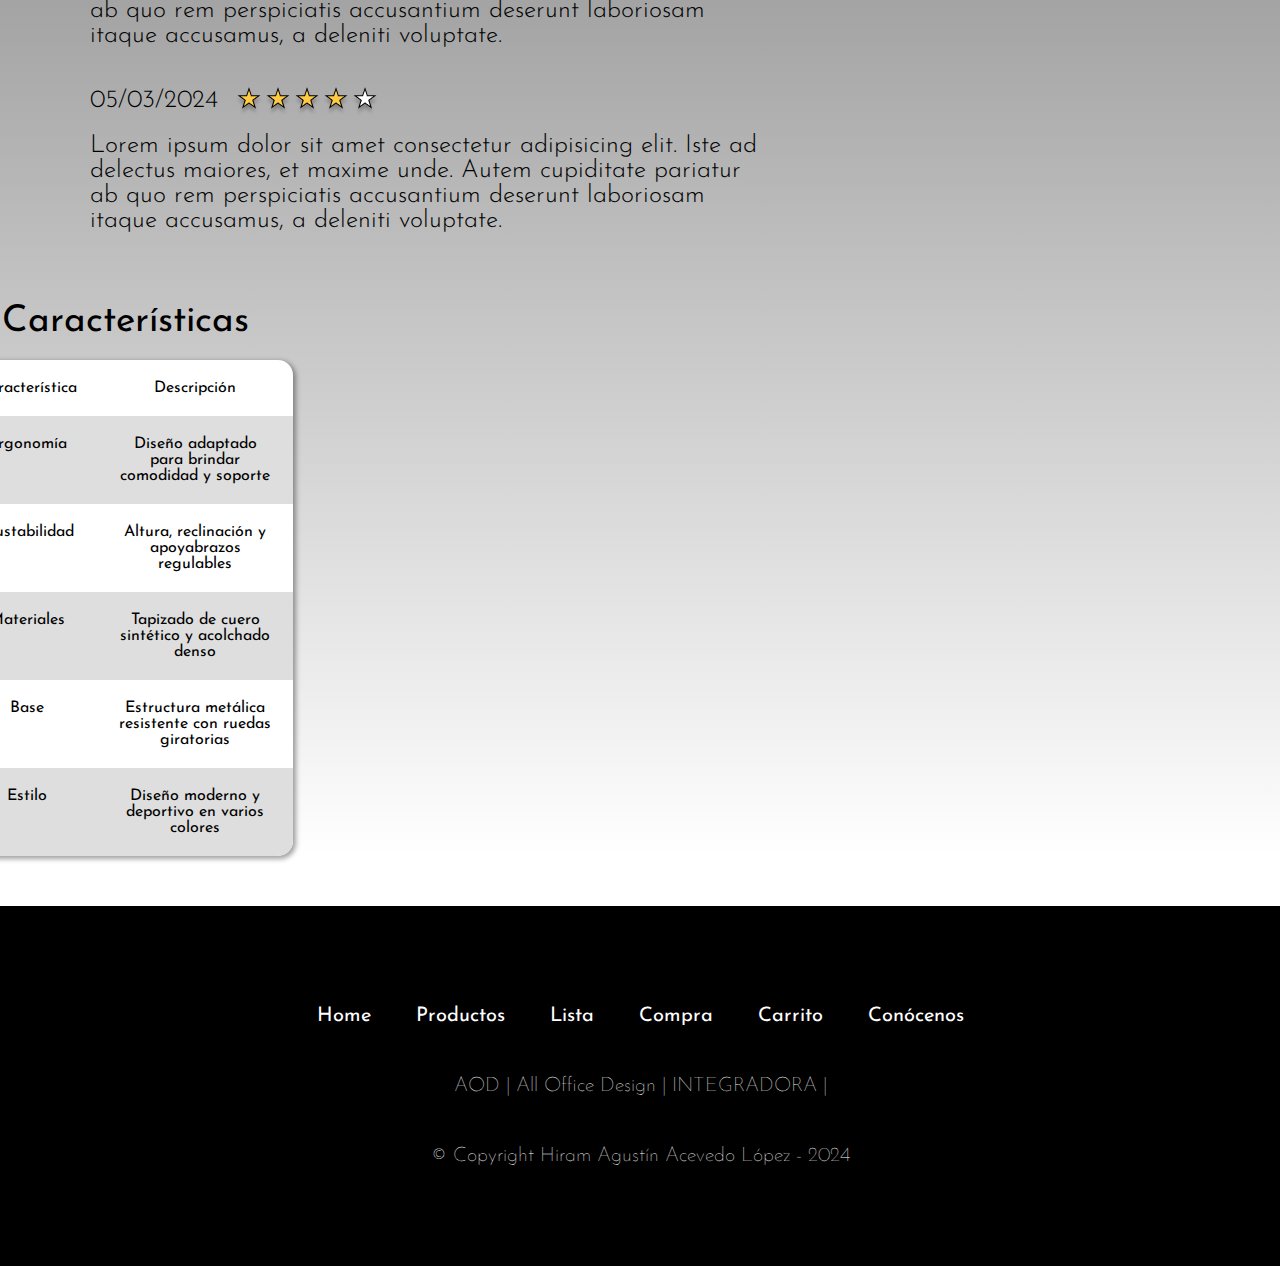
<file: 05-producto-compra.html>
<!DOCTYPE html>
<html lang="en">
    <head>
        <meta charset="UTF-8">
        <meta name="viewport" content="width=device-width, initial-scale=1.0">
        <title>Document</title>
        <meta name="author" content="Hiram Agustín Acevedo López">
        <meta name="description" content="Index - Página principal del sitio.">
        <link rel="icon" type="image/jpg" href="img/AODv2.png">
        <link rel="stylesheet" href="reset.css">
        <link rel="stylesheet" href="style.css">
        <link rel="preconnect" href="https://fonts.googleapis.com">
        <link rel="preconnect" href="https://fonts.gstatic.com" crossorigin>
        <link href="https://fonts.googleapis.com/css2?family=Josefin+Sans:ital,wght@0,100..700;1,100..700&display=swap" rel="stylesheet">
    </head>
<body>
    <header>
        <nav class="nav-header">
            
            <li class="main-logo">
                <a href="index.html" class="main-logo-a"><h1>AOD</h1></a>
            </li>
            
            <div class="nav-header-right">
                <li class="busqueda-header">
                    <input type="text" class="input-header">
                    <a href="04-productos-lista.html" class="busqueda-icon-a"><img src="img/header/search.png" alt="icono de búsqueda" class="busqueda-icon"></a>
                </li>
                <li class="cuenta">
                    <a href="02-productos-general.html"><img src="img/header/cuenta.png" alt="icono de persona lleva a la cuenta (página no disponible en este prototipo) "></a>
                </li>

                <a href="02-productos-general.html">Productos</a>
                <a href="07-quienes-somos.html">Conócenos</a>
                <a href="04-productos-lista.html" class="blog-header">Blog</a>
                <a href="06-carrito.html"><img src="img/header/carrito.png" alt="Imagen de un carrito de compra" class="carrito"></a>
            </div>
        </nav>
    </header>

    <main class="main-05">
    
        <section class="bloque-superior">
            <div class="breadcrumbs">
                <p>/productos/sillas/sillas-gamer</p>
            </div>
            <div class="bloque-superior-compra-izquierda">
                <div class="seleccion-imagen">
                    <div class="seleccion-imagen-recuadros"></div>
                    <div class="seleccion-imagen-recuadros"></div>
                    <div class="seleccion-imagen-recuadros"></div>
                    <div class="seleccion-imagen-recuadros"></div>
                    <div class="seleccion-imagen-recuadros"></div>
                </div>
                <div class="imagen-producto-05">
                    <img src="img/productos/05-silla.webp" alt="">
                </div>
            </div>
                
                <div class="bloque-detalles-producto">
                    <section class="bloque-derecha-05">
            
                        <div class="opiniones-05">
                            <form class="total-05">
                                <p>Silla Gamer </p>
                                <img src="img/productos/estrellas.png" alt="" class="estrellas-filtro">
                                <p class="precio-05">$ 5,999</p>
                                <p class="oferta-05">15% OFF</p>
                                <p class="oferta-05-2">Envió Gratis</p>
                                
                                <div class="eleccion-colores">
                                    <p>Color:</p>
                                    <div class="detalles-color-1"></div>
                                    <div class="detalles-color-2"></div>
                                    <div class="detalles-color-3"></div>
                                    <div class="detalles-color-4"></div>
                                </div>

                                <div class="btn-pagar-bloque-05">
                                <button class="btn-pagar-05">Comprar</button> 
                                </div>
                            </form>
                        </div>
            
                    </section>
                </div>
            </div>
        </section>

        <section class="bloque-inferior">
            <div class="bloque-inferior-izquierda">
                <div class="opciones-puntuaciones">
                    <h3>Opiniones</h3>
                    <p>4.0</p>
                    <img src="img/productos/estrellas.png" alt="" class="estrellas-filtro">
                </div>
                <div class="comments-block">
                    <div class="div-comments">
                    <p>05/03/2024</p>
                    <img src="img/productos/estrellas.png" alt="" class="estrellas-filtro-comments">
                    <p>Lorem ipsum dolor sit amet consectetur adipisicing elit. Iste ad delectus maiores, et maxime unde. Autem cupiditate pariatur ab quo rem perspiciatis accusantium deserunt laboriosam itaque accusamus, a deleniti voluptate.</p>
                    </div>
                    <div class="div-comments">
                    <p>05/03/2024</p>
                    <img src="img/productos/estrellas.png" alt="" class="estrellas-filtro-comments">
                    <p>Lorem ipsum dolor sit amet consectetur adipisicing elit. Iste ad delectus maiores, et maxime unde. Autem cupiditate pariatur ab quo rem perspiciatis accusantium deserunt laboriosam itaque accusamus, a deleniti voluptate.</p>
                    </div>

                </div>
            </div>
            <div class="bloque-inferior-derecha">
                <table class="tabla-descripcion">
                    <caption>Características</caption>
                    <tbody>
                    <tr>
                        <td>Característica</td>
                        <td>Descripción</td>
                    </tr>
                    <tr>
                        <td>Ergonomía</td>
                        <td>Diseño adaptado para brindar comodidad y soporte</td>
                    </tr>
                    <tr>
                        <td>Ajustabilidad</td>
                        <td>Altura, reclinación y apoyabrazos regulables</td>
                    </tr>
                    <tr>
                        <td>Materiales</td>
                        <td>Tapizado de cuero sintético y acolchado denso</td>
                    </tr>
                    <tr>
                        <td>Base</td>
                        <td>Estructura metálica resistente con ruedas giratorias</td>
                    </tr>
                    <tr>
                        <td>Estilo</td>
                        <td>Diseño moderno y deportivo en varios colores</td>
                    </tr>
                    </tbody>
                </table>
            </div>
        </section>


    </main>

    <footer>
        <nav>
            <a href="index.html">Home</a>
            <a href="02-productos-general.html">Productos</a>
            <a href="04-productos-lista.html">Lista</a>
            <a href="05-producto-compra.html">Compra</a>
            <a href="06-carrito.html">Carrito</a>
            <a href="07-quienes-somos.html">Conócenos</a>
        </nav>
        
        <p>AOD | All Office Design | INTEGRADORA |</p>
        <p>© Copyright Hiram Agustín Acevedo López - 2024</p>

    </footer> 
    
</body>
</html>
</file>
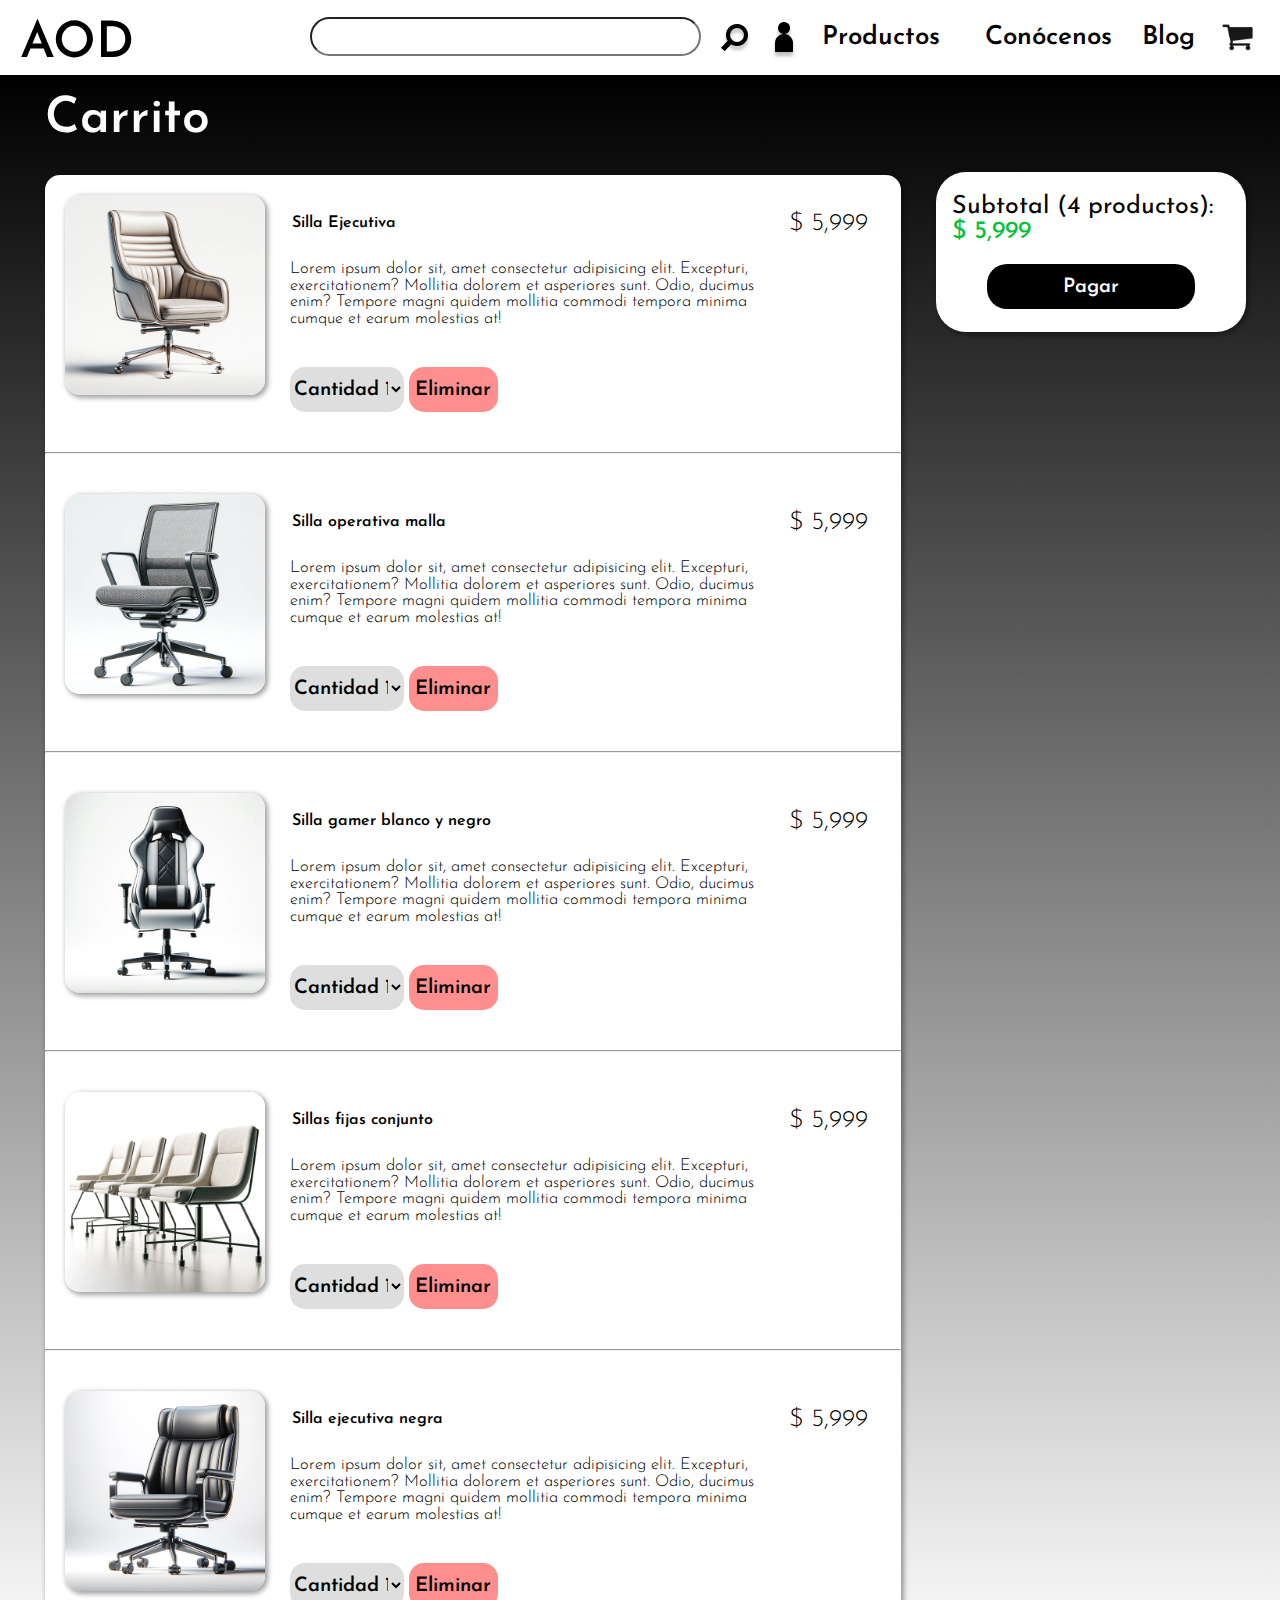
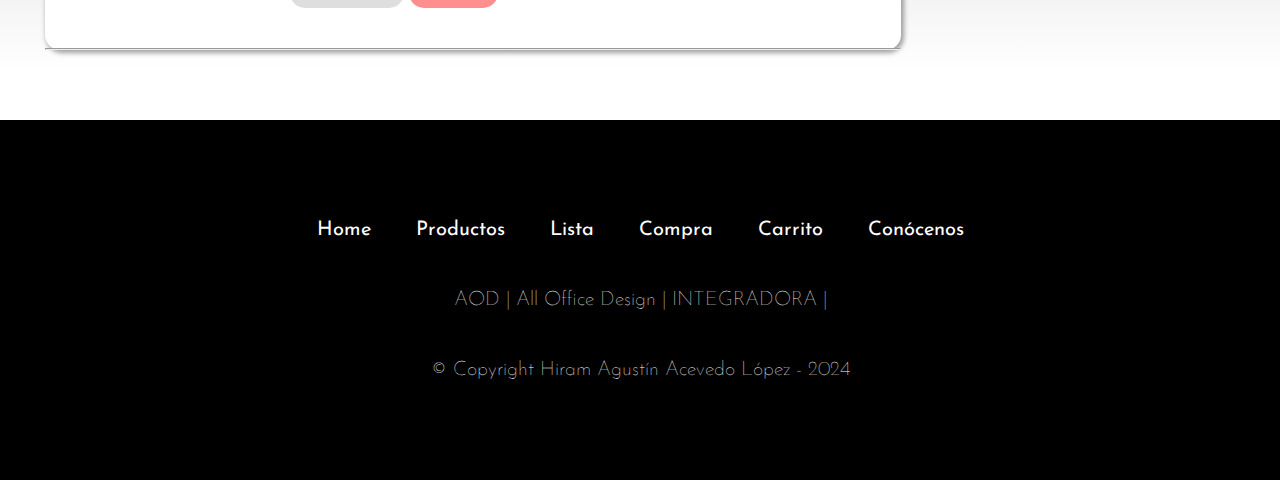
<file: 06-carrito.html>
<!DOCTYPE html>
<html lang="en">
    <head>
        <meta charset="UTF-8">
        <meta name="viewport" content="width=device-width, initial-scale=1.0">
        <title>Document</title>
        <meta name="author" content="Hiram Agustín Acevedo López">
        <meta name="description" content="Index - Página principal del sitio.">
        <link rel="icon" type="image/jpg" href="img/AODv2.png">
        <link rel="stylesheet" href="reset.css">
        <link rel="stylesheet" href="style.css">
        <link rel="preconnect" href="https://fonts.googleapis.com">
        <link rel="preconnect" href="https://fonts.gstatic.com" crossorigin>
        <link href="https://fonts.googleapis.com/css2?family=Josefin+Sans:ital,wght@0,100..700;1,100..700&display=swap" rel="stylesheet">
    </head>
<body>
    <header>
        <nav class="nav-header">
            
            <li class="main-logo">
                <a href="index.html" class="main-logo-a"><h1>AOD</h1></a>
            </li>
            
            <div class="nav-header-right">
                <li class="busqueda-header">
                    <input type="text" class="input-header">
                    <a href="04-productos-lista.html" class="busqueda-icon-a"><img src="img/header/search.png" alt="icono de búsqueda" class="busqueda-icon"></a>
                </li>
                <li class="cuenta">
                    <a href="02-productos-general.html"><img src="img/header/cuenta.png" alt="icono de persona lleva a la cuenta (página no disponible en este prototipo) "></a>
                </li>

                <a href="02-productos-general.html">Productos</a>
                <a href="07-quienes-somos.html">Conócenos</a>
                <a href="04-productos-lista.html" class="blog-header">Blog</a>
                <a href="06-carrito.html"><img src="img/header/carrito.png" alt="Imagen de un carrito de compra" class="carrito"></a>
            </div>
        </nav>
    </header>

        <main class="main-06">

            <section class="bloque-izquierda-06">
                <h2 class="h2-06">Carrito</h2>
                
                <div class="carrito-lista">
                <div class="bloque-lista-06">
                    <img class="imagen-producto" src="img/home-img/01-silla.webp" alt="">
                    <div class="lista-texto-estrellas">
                    <h3>Silla Ejecutiva</h3>
                    <p>Lorem ipsum dolor sit, amet consectetur adipisicing elit. Excepturi, exercitationem? Mollitia dolorem et asperiores sunt. Odio, ducimus enim? Tempore magni quidem mollitia commodi tempora minima cumque et earum molestias at!</p>
                    <div class="carrito-lista-btns">
                    <select name="" id="" class="select-06">
                        <option value="1">Cantidad 1</option>
                        <option value="2">Cantidad 2</option>
                        <option value="3">Cantidad 3</option>
                        <option value="4">Cantidad 4</option>
                        <option value="5">Cantidad 5</option>
                    </select>
                    <button class="btn2-06">Eliminar</button>
                    </div>
                    </div>
                    <div class="precio-carrito-06">
                        <p>$ 5,999</p>
                    </div>
                </div>
                <hr>
                <div class="bloque-lista-06">
                    <img class="imagen-producto" src="img/productos/04-silla.webp" alt="">
                    <div class="lista-texto-estrellas">
                    <h3>Silla operativa malla</h3>
                    <p>Lorem ipsum dolor sit, amet consectetur adipisicing elit. Excepturi, exercitationem? Mollitia dolorem et asperiores sunt. Odio, ducimus enim? Tempore magni quidem mollitia commodi tempora minima cumque et earum molestias at!</p>
                    <div class="carrito-lista-btns">
                        <select name="" id="" class="select-06">
                            <option value="1">Cantidad 1</option>
                            <option value="2">Cantidad 2</option>
                            <option value="3">Cantidad 3</option>
                            <option value="4">Cantidad 4</option>
                            <option value="5">Cantidad 5</option>
                        </select>
                        <button class="btn2-06">Eliminar</button>
                        </div>
                    </div>
                    <div class="precio-carrito-06">
                        <p>$ 5,999</p>
                    </div>
                </div>
                <hr>
                <div class="bloque-lista-06">
                    <img class="imagen-producto" src="img/productos/05-silla.webp" alt="">
                    <div class="lista-texto-estrellas">
                    <h3>Silla gamer blanco y negro</h3>
                    <p>Lorem ipsum dolor sit, amet consectetur adipisicing elit. Excepturi, exercitationem? Mollitia dolorem et asperiores sunt. Odio, ducimus enim? Tempore magni quidem mollitia commodi tempora minima cumque et earum molestias at!</p>
                    <div class="carrito-lista-btns">
                        <select name="" id="" class="select-06">
                            <option value="1">Cantidad 1</option>
                            <option value="2">Cantidad 2</option>
                            <option value="3">Cantidad 3</option>
                            <option value="4">Cantidad 4</option>
                            <option value="5">Cantidad 5</option>
                        </select>
                        <button class="btn2-06">Eliminar</button>
                        </div>
                    </div>
                    <div class="precio-carrito-06">
                        <p>$ 5,999</p>
                    </div>
                </div>
                <hr>
                <div class="bloque-lista-06">
                    <img class="imagen-producto" src="img/productos/06-silla.webp" alt="">
                    <div class="lista-texto-estrellas">
                    <h3>Sillas fijas conjunto</h3>
                    <p>Lorem ipsum dolor sit, amet consectetur adipisicing elit. Excepturi, exercitationem? Mollitia dolorem et asperiores sunt. Odio, ducimus enim? Tempore magni quidem mollitia commodi tempora minima cumque et earum molestias at!</p>
                    <div class="carrito-lista-btns">
                        <select name="" id="" class="select-06">
                            <option value="1">Cantidad 1</option>
                            <option value="2">Cantidad 2</option>
                            <option value="3">Cantidad 3</option>
                            <option value="4">Cantidad 4</option>
                            <option value="5">Cantidad 5</option>
                        </select>
                        <button class="btn2-06">Eliminar</button>
                        </div>
                    </div>
                    <div class="precio-carrito-06">
                        <p>$ 5,999</p>
                    </div>
                </div>
                <hr>
                <div class="bloque-lista-06">
                    <img src="img/productos/03-silla.webp" alt="" class="silla-negra">
                    <div class="lista-texto-estrellas">
                    <h3>Silla ejecutiva negra</h3>
                    <p>Lorem ipsum dolor sit, amet consectetur adipisicing elit. Excepturi, exercitationem? Mollitia dolorem et asperiores sunt. Odio, ducimus enim? Tempore magni quidem mollitia commodi tempora minima cumque et earum molestias at!</p>
                    <div class="carrito-lista-btns">
                        <select name="" id="" class="select-06">
                            <option value="1">Cantidad 1</option>
                            <option value="2">Cantidad 2</option>
                            <option value="3">Cantidad 3</option>
                            <option value="4">Cantidad 4</option>
                            <option value="5">Cantidad 5</option>
                        </select>
                        <button class="btn2-06">Eliminar</button>
                        </div>
                    </div>
                    <div class="precio-carrito-06">
                        <p>$ 5,999</p>
                    </div>
                </div>
                <hr>
                </div>
    
            </section>
            <section class="bloque-derecha-06">
            
                <div class="opiniones-06">
                    <form class="total-06">
                        <p>Subtotal (4 productos): </p>
                        <p class="precio">$ 5,999</p>
                        <div class="btn-pagar-bloque">
                        <button class="btn-pagar">Pagar</button> 
                        </div>
                    </form>
                </div>
    
            </section>
            
        </main>

    <footer>
        <nav>
            <a href="index.html">Home</a>
            <a href="02-productos-general.html">Productos</a>
            <a href="04-productos-lista.html">Lista</a>
            <a href="05-producto-compra.html">Compra</a>
            <a href="06-carrito.html">Carrito</a>
            <a href="07-quienes-somos.html">Conócenos</a>
        </nav>
        
        <p>AOD | All Office Design | INTEGRADORA |</p>
        <p>© Copyright Hiram Agustín Acevedo López - 2024</p>

    </footer> 
    
</body>
</html>
</file>
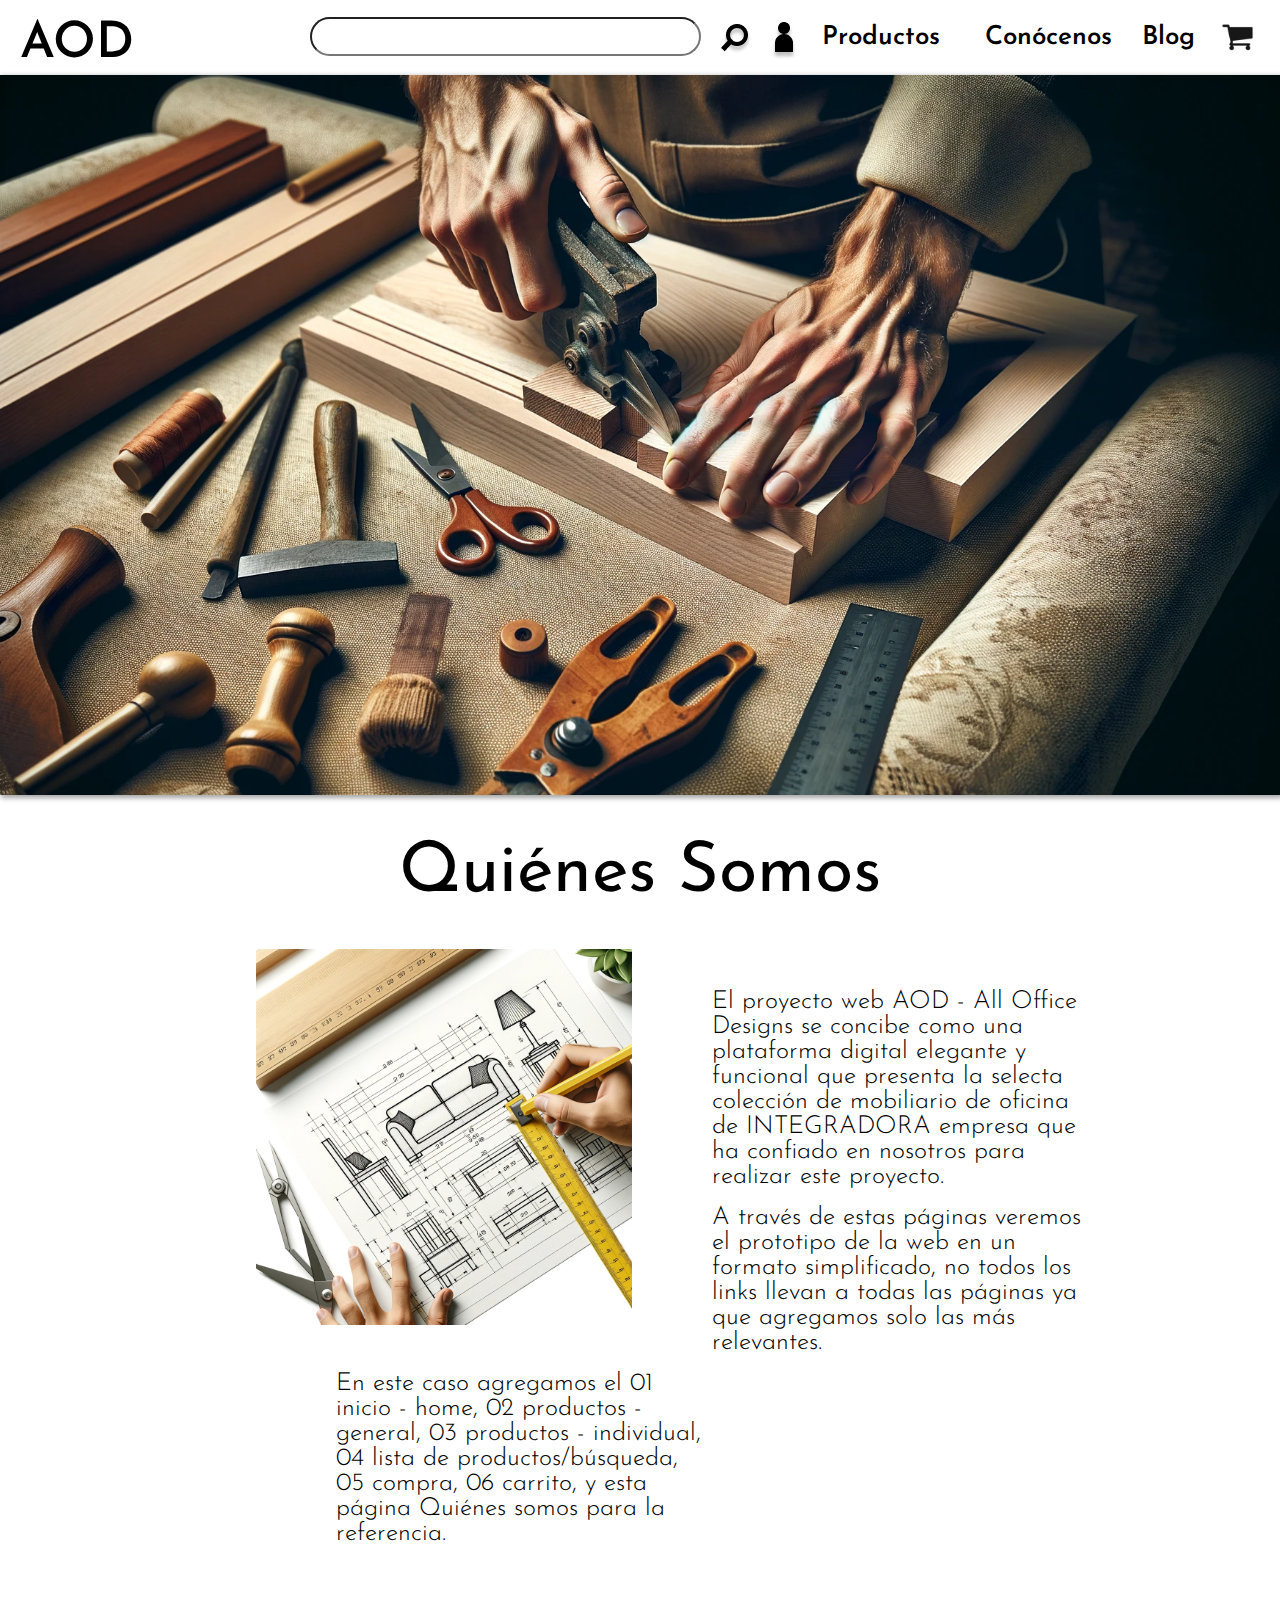
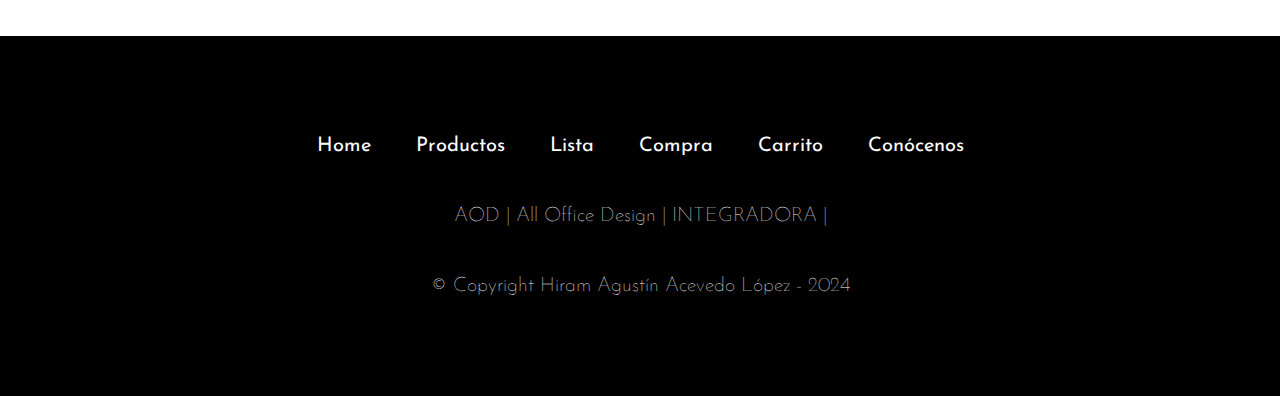
<file: 07-quienes-somos.html>
<!DOCTYPE html>
<html lang="en">
    <head>
        <meta charset="UTF-8">
        <meta name="viewport" content="width=device-width, initial-scale=1.0">
        <title>Document</title>
        <meta name="author" content="Hiram Agustín Acevedo López">
        <meta name="description" content="Index - Página principal del sitio.">
        <link rel="icon" type="image/jpg" href="img/AODv2.png">
        <link rel="stylesheet" href="reset.css">
        <link rel="stylesheet" href="style.css">
        <link rel="preconnect" href="https://fonts.googleapis.com">
        <link rel="preconnect" href="https://fonts.gstatic.com" crossorigin>
        <link href="https://fonts.googleapis.com/css2?family=Josefin+Sans:ital,wght@0,100..700;1,100..700&display=swap" rel="stylesheet">
    </head>
<body>
    <header>
        <nav class="nav-header">
            
            <li class="main-logo">
                <a href="index.html" class="main-logo-a"><h1>AOD</h1></a>
            </li>
            
            <div class="nav-header-right">
                <li class="busqueda-header">
                    <input type="text" class="input-header">
                    <a href="04-productos-lista.html" class="busqueda-icon-a"><img src="img/header/search.png" alt="icono de búsqueda" class="busqueda-icon"></a>
                </li>
                <li class="cuenta">
                    <a href="02-productos-general.html"><img src="img/header/cuenta.png" alt="icono de persona lleva a la cuenta (página no disponible en este prototipo) "></a>
                </li>

                <a href="02-productos-general.html">Productos</a>
                <a href="07-quienes-somos.html">Conócenos</a>
                <a href="04-productos-lista.html" class="blog-header">Blog</a>
                <a href="06-carrito.html"><img src="img/header/carrito.png" alt="Imagen de un carrito de compra" class="carrito"></a>
            </div>
        </nav>
    </header>
    <main>

        <div class="imagen-principal-07">
            <h2 class="h2-03"></h2>
        </div>

        <h3 class="titulo-07">Quiénes Somos</h3>
        <div class="bloque-2-07">
            <img src="img/quienes-somos/02-quienes-somos.webp" alt="">
            <p>El proyecto web AOD - All Office Designs se concibe como una plataforma digital elegante y funcional que presenta la selecta colección de mobiliario de oficina de INTEGRADORA empresa que ha confiado en nosotros para realizar este proyecto.
            </p>
            <br>
            <br>
            <p> A través de estas páginas veremos el prototipo de la web en un formato simplificado, no todos los links llevan a todas las páginas ya que agregamos solo las más relevantes.
            </p>
            <br>
            <br>
            <p> En este caso agregamos el 01 inicio - home, 02 productos - general, 03 productos - individual, 04 lista de productos/búsqueda, 05 compra, 06 carrito, y esta página Quiénes somos para la referencia.   
            </p>
        </div>
    </main>
    <footer>
        <nav>
            <a href="index.html">Home</a>
            <a href="02-productos-general.html">Productos</a>
            <a href="04-productos-lista.html">Lista</a>
            <a href="05-producto-compra.html">Compra</a>
            <a href="06-carrito.html">Carrito</a>
            <a href="07-quienes-somos.html">Conócenos</a>
        </nav>
        
        <p>AOD | All Office Design | INTEGRADORA |</p>
        <p>© Copyright Hiram Agustín Acevedo López - 2024</p>

    </footer> 
    
</body>
</html>
</file>
<file: style.css>
body {
    font-family: "Josefin Sans", sans-serif;
}

.main-logo {
    margin: 20px 20px 5px 20px;
    display: inline-block;
    box-sizing: border-box;
}

a h1 {
    font-family: "Josefin Sans", sans-serif;
    font-weight:600;
    font-size: 50px;
}

.main-logo-a {
    text-decoration: none;
    color: black;
    transition: 2s;
}

.main-logo-a:hover{
    text-decoration:underline;
}

.nav-header-right {
    float: right;
}

.busqueda-header {
    margin: 0px 20px;
    display: inline-block;
    vertical-align:super;
}

.input-header {
    position: relative;
    top: -15px;
    left: -20px;
    padding: 10px 150px 10px 60px;
    border-radius: 20px;
}

.busqueda-icon-a {
    text-decoration: underline;
}

.busqueda-icon {
    position: absolute;
    top: 24px;
}

.cuenta {
    display: inline-block;
    position: relative;
    margin: 0px 0px 0px 25px;
    top: -3px;
}

div.nav-header-right > a {
    color: black;
    text-decoration: none;
    font-family: "Josefin Sans", sans-serif;
    font-weight: 600;
    padding: 0px 20px;
    position: relative;
    top: -19px;
    font-size: 26px;
}

div.nav-header-right > a:hover {
    text-decoration: underline;
}

    div.nav-header-right > a:last-child {
    padding: 0px 10px 0px 0px;
}

div.nav-header-right > a.blog-header {
    padding: 0px 5px 0px 5px;
}


.carrito {
    max-width: 65px;
    position: relative;
    top: 26px;
}

.imagen-principal {
    display: flex;
    aspect-ratio: 16/9;
    width: 100%;
    background: url(img/home-img/01-index.webp);
    background-size:cover;
    background-repeat: no-repeat;
    box-shadow: 2px 2px 5px 1px rgba(0, 0, 0, 0.365);
}

.img-home-1, .img-home-2, .img-home-3, .img-home-4 {
    box-shadow: 2px 2px 5px 1px rgba(0, 0, 0, 0.365);
    margin-top: 40px;
    width: 100%;
}

div.productos-home {
    width: 90%;
    margin: 0 auto;
}

div.productos-home li {
    display: inline-block;
    padding: 0px 10px;
    margin: 0px;
    box-sizing: border-box;
    width: 24%;
    text-align: center;
    transition: 400ms;
}

div.productos-home li:hover {
    transform: scale(1.05);
    cursor: pointer;
    text-decoration: underline;
}

li a {
    color: black;
    text-decoration: none;
}

li a:hover {
    text-decoration: underline;
}

li h2 {
    font-family: "Josefin Sans", sans-serif;
    font-weight:500;
    font-size: 28px;
    margin-top: 12px;
}

footer {
    margin-top: 50px ;
    padding: 100px;
    background-color: black;
    text-align: center;
    clear: both;
}

footer a {
    color: white;
    text-decoration: none;
    font-size: 20px;
    padding: 10px 20px;
}

footer a:hover {
    text-decoration: underline;
}

footer p {
    color: white;
    font-size: 20px;
    margin-top: 50px;
    font-weight: 100;
}

/* 04-productos lista búsqueda */

.main-04, .main-05,.main-06 {
    background: linear-gradient(#000, #FFF);
}

.bloque-1zquierda-04 {
    width: 25%;
    display: inline-block;
}

.opiniones {
    background: white;
    height:50%;
    margin-top: 20px ;
    margin-left: 10px;
    padding: 5%;
    border-radius: 10px;
    box-shadow: 2px 2px 5px 1px rgba(0, 0, 0, 0.365);
}

.opiniones legend {
    margin: 10px 0px 5px;
}

.opiniones-checkbox {
    font-weight: 200;
}

.opiniones-checkbox input, .opiniones input {
    position: absolute;
    left: 210px;
}

.breadcrumbs p {
    color: white;
    font-size: 25px;
    font-weight: 100;
    padding: 20px 0px 0px 10px;
}

.estrellas-filtro {
    display: block;
}

.bloque-derecha-04 {
    vertical-align: top;
    padding: 30px 0px 0px 25px;
    width: 70%;
    display: inline-block;
}

.h2-04 {
    position: relative;
    top: -10px;
    color: #FFF;
    font-weight: 600;
    font-size: 50px;
}

.bloque-derecha-04 div.bloque-lista {
    background: linear-gradient(to right,#ccc, #FFF);
    margin: 20px;
    border-radius: 15px;
    box-shadow: 2px 2px 5px 1px rgba(0, 0, 0, 0.365);
    transition: 400ms;
}

.bloque-derecha-04 img.imagen-producto {
    max-width: 200px;
    border-radius: 15px;
    vertical-align: middle;
}

div.bloque-lista:hover {
    transform: scale(1.05);
    cursor: pointer;
}

div.bloque-lista:hover h3 {
    text-decoration: underline;
}

.silla-negra {
    width: 200px;
    height: 200px;
    object-fit: cover;
    border-radius: 15px;
    vertical-align: middle;
}

.bloque-derecha-04 h3 {
    display: inline-block;
    padding: 20px 0px 10px 22px;
    font: 30px;
    font-weight: 600;
    color: #000;
}

.lista-texto-estrellas {
    display: inline-block; 
    vertical-align: top;
    width: 63%;
}

.estrellas-lista {
    text-align: left;
    display: block;
    margin-left: 15px ;
}

.lista-texto-estrellas p {
    font-weight: 300;
    display: inline-block;
    padding: 20px;
    font-size: 16.5px;
    color: #000;
}

.precio-carrito {
    display: inline-block;
}

.precio-carrito p {
    display: inline-block;
    vertical-align: top;
    font-size: 25px;
    font-weight: 300;
    position: relative;
    top: -20px;
    color: #000;
}

.precio-carrito img {
    max-width: 60px;
    position: relative;
    top: -38px;
    transition: 400ms;
}

.precio-carrito img:hover {
    transform: scale(1.25);
    filter: contrast(20%) brightness(150%) hue-rotate(90deg);
}

.paginas-lista {
    float: right;
    margin-right: 70px;
    color: #909090;
}

.paginas-lista a {
    text-decoration: none;
    color: #909090;
}

.paginas-lista a:hover {
    color: #000;
    text-decoration: underline;
}

/* Carrito */

.bloque-izquierda-06 {
    vertical-align: top;
    padding: 30px 0px 0px 25px;
    width: 70%;
    display: inline-block;

}

.bloque-izquierda-06 div.carrito-lista {
    background: #fff;
    margin: 20px;
    border-radius: 15px;
    box-shadow: 2px 2px 5px 1px rgba(0, 0, 0, 0.365);
    transition: 400ms;
}

.bloque-izquierda-06 div.bloque-lista-06 {
    margin: 20px;
    padding: 20px 0px;
}

/* div.bloque-lista-06:hover {

} */

div.bloque-lista-06:hover h3 {
    text-decoration: underline;
}

.bloque-izquierda-06 img.imagen-producto {
    max-width: 200px;
    border-radius: 15px;
    vertical-align: middle;
    box-shadow: 2px 2px 5px 1px rgba(0, 0, 0, 0.365);
}

.carrito-lista .silla-negra {
    box-shadow: 2px 2px 5px 1px rgba(0, 0, 0, 0.365);
}

.bloque-izquierda-06 h3 {
    display: inline-block;
    padding: 20px 0px 10px 22px;
    font: 30px;
    font-weight: 600;
}

.bloque-derecha-06 {
    width: 25%;
    display: inline-block;
    padding: 20px 0px;
    margin: 10px 0px;
}

.bloque-derecha-06 p {
    font-size: 25px;
}

.precio {
    color: #00C337;
}

.h2-06 {
    position: relative;
    top: -10px;
    color: #FFF;
    font-weight: 600;
    font-size: 50px;
    margin: 0px 20px;
}

.opiniones-06 {
    background: white;
    height:50%;
    margin-top: 67px ;
    margin-left: 10px;
    padding: 7% 5%;
    border-radius: 30px;
    box-shadow: 2px 2px 5px 1px rgba(0, 0, 0, 0.365);
}

.btn-pagar-bloque {
    text-align: center;
}

.btn-pagar {
    margin-top: 20px;
    width: 75%;
    height: 45px;
    color: #FFF;
    background: #000;
    border-radius: 20px;
    cursor: pointer;
    border: none;
    transition: 400ms;
    font-family: "Josefin Sans", sans-serif;
    font-weight:600;
    font-size:initial;
    font-size: 20px;
}

.btn-pagar:hover {
    transform: scale(1.15);
    background: #00C337;
    color: #000;
}

.precio-carrito-06 {
    display: inline-block;
}

.precio-carrito-06 p {
    display: inline-block;
    vertical-align: top;
    font-size: 25px;
    font-weight: 300;
    position: relative;
    top: -75px;
}

.carrito-lista-btns {
    padding-left: 20px;
}

.select-06 {
    margin-top: 20px;
    width: 23%;
    height: 45px;
    color: #000000;
    background: #dedede;
    border-radius: 15px;
    cursor: pointer;
    border: none;
    transition: 400ms;
    font-family: "Josefin Sans", sans-serif;
    font-weight:600;
    font-size:initial;
    font-size: 20px;
}

.btn2-06 {
    margin-top: 20px;
    width: 18%;
    height: 45px;
    color: #000000;
    background: #FF8F8F;
    border-radius: 15px;
    cursor: pointer;
    border: none;
    transition: 400ms;
    font-family: "Josefin Sans", sans-serif;
    font-weight:600;
    font-size:initial;
    font-size: 20px;
}

.btn2-06:hover {
    transform: scale(1.10);
    background: #ff4a4a;
    color: #000000;
}

hr {
    color:  #90909047;
}

/* Compra */

.bloque-superior-compra-izquierda {
    margin-top: 40px;
    width: 50%;
    margin: 40px 0px 0px 50px;
    display: inline-block;
}

.seleccion-imagen {
    display: inline-block;
    vertical-align: top;
    position: relative;
    top: 100px;
}

.seleccion-imagen-recuadros {
    width: 75px;
    height: 75px;
    background-color: #fff;
    margin: 20px;
    border-radius: 10px;
    box-shadow: 2px 2px 5px 1px rgba(0, 0, 0, 0.365);
}

.imagen-producto-05 {
    display: inline-block;
}

.imagen-producto-05 img{
    aspect-ratio: 1/1;
    width: 700px;
    border-radius: 20px;
    box-shadow: 2px 2px 5px 1px rgba(0, 0, 0, 0.365);
}

.bloque-detalles-producto {
    display: inline-block;
    width: 33%;
    vertical-align: top;
    margin-left: 80px;
    position: relative;
    top: -80px;
    height: 800px;
    margin-top:25px ;
}

.opiniones-05 {
    background: white;
    height:100%;
    margin-top: 67px ;
    margin-left: 10px;
    padding: 7% 5%;
    border-radius: 30px;
    box-shadow: 2px 2px 5px 1px rgba(0, 0, 0, 0.365);
}

.bloque-derecha-05 {
    width: 100%;
    height: 625px;
    display: inline-block;
    padding: 20px 0px;
    margin: 10px 0px;
}

.opiniones-05 p {
    font-size: 40px;
}

.precio-05 {
    color: #000000;
    font-weight: 300;
    display: inline-block;
    margin: 20px 0px;
}

.btn-pagar-05 {
    margin-top: 100px;
    width: 60%;
    height: 60px;
    color: #FFF;
    background: #000;
    border-radius: 20px;
    cursor: pointer;
    border: none;
    transition: 400ms;
    font-family: "Josefin Sans", sans-serif;
    font-weight:600;
    font-size:initial;
    font-size: 25px;
}

.btn-pagar-05:hover {
    transform: scale(1.15);
    background: #00C337;
    color: #000;
}

.btn-pagar-bloque-05 {
    text-align: center;
}

.opiniones-05 .oferta-05 {
    color: #00C337;
    font-weight: 300;
    font-size: 28px;
    display: inline-block;
}

.opiniones-05 .oferta-05-2 {
    color: #00C337;
    font-weight: 300;
    font-size: 28px;
}

.eleccion-colores p {
    font-size: 28px;
    position: relative;
    top: 100px;
}

.detalles-color-1, 
.detalles-color-2,
.detalles-color-3,
.detalles-color-4 {
    width: 50px;
    height: 50px;
    box-shadow: 2px 2px 5px 1px rgba(0, 0, 0, 0.365);
    display: inline-block;
    margin: 100px 0px;
    border-radius: 10px;
}

.detalles-color-1 {
    background: white;
}

.detalles-color-2 {
    background: black;
}

.detalles-color-3 {
    background:wheat;
}

.detalles-color-4 {
    background: pink;
}

.bloque-inferior-izquierda {
    width: 58%;
    display: inline-block;
    margin: 0px 0px 0px 60px;
}

.bloque-inferior-derecha {
    width: 38%;
    display: inline-block;
    vertical-align: top;
    position: relative;
    right: 83px;
}

.opciones-puntuaciones {
    margin: 30px;
    font-size: 35px;
}

.opciones-puntuaciones p {
    display: inline-block;
}

.opciones-puntuaciones img {
    display: inline-block;
    position: relative;
    top: 7px;
}

.comments-block p {
    display: inline-block;
    font-size: 25px;
    font-weight: 300;
    margin: 10px;
}

.div-comments {
    margin: 20px;
}

.estrellas-filtro-comments {
    display: inline-block;
    vertical-align: middle;
    position: relative;
    top: -2px;
}

.tabla-descripcion caption{
    text-align: center;
    font-size: 37px;
    margin-bottom: 20px;
    margin-top: 40px;
}

.tabla-descripcion {
    box-shadow: 2px 2px 5px 1px rgba(0, 0, 0, 0.365);
    width: 69%;
    height: 364px;
    background: white;
    float: right;
    position: relative;
    right: 110px;
    text-align: center;
    border-collapse: separate;
    border-spacing: 0;
    overflow: hidden;
    border-radius: 15px;
}

.tabla-descripcion td {
    padding: 20px;
}

.tabla-descripcion tr:last-child td:first-child {
    border-bottom-left-radius: 15px;
}

.tabla-descripcion tr:last-child td:last-child {
    border-bottom-right-radius: 15px;
}

tr:nth-child(2),
tr:nth-child(4),
tr:nth-child(6) {
    background: #dedede;
}

/* productos general */

.imagen-principal-02{
    display: inline-block;
    aspect-ratio: 16/9;
    width: 100%;
    background: url(img/productos/02-mesas.webp);
    background-size:cover;
    background-repeat: no-repeat;
    box-shadow: 2px 2px 5px 1px rgba(0, 0, 0, 0.365);
}

.imagen-principal-02 a {
    text-decoration: none;
}

.imagen-principal-02:hover > a {
    text-decoration: underline;
    cursor: pointer;
}

a .h2-02 {
    font-size: 70px;
    text-align: center;
    margin: 200px;
    color: black;
}

.local-02 {
    font-size: 30px;
    background: white;
    display: inline-block;
    padding: 5px;
    margin: 15px;
    margin-left: 25px;
    border-radius: 5px;
}

.imagen1-bloque2-02 {
    display: inline-block;
    width: 49.8%;
    margin: 0;
    padding: 0;
}

.imagen2-bloque2-02 {
    display: inline-block;
    width: 49.9%;
    margin: 0;
    padding: 0;
}

.imagen1-bloque2-02{
    background: url(img/productos/02-escritorio.webp);
    background-size:cover;
    background-repeat: no-repeat;
    box-shadow: 2px 2px 5px 1px rgba(0, 0, 0, 0.365);
    background-position: center;
    aspect-ratio: 1/1;

}

.imagen2-bloque2-02{
    background: url(img/productos/03-silla.webp);
    background-size:cover;
    background-repeat: no-repeat;
    box-shadow: 2px 2px 5px 1px rgba(0, 0, 0, 0.365);
    background-position: center;
    aspect-ratio: 1/1;
}

.imagen2-bloque2-02 h3 {
    text-align: left;
    vertical-align: top;
    font-size: 70px;
    margin: 40px;
    color: black;
}

.imagen1-bloque2-02 h3 {
    text-align: right;
    vertical-align: top;
    font-size: 70px;
    margin: 40px;
    color: black;
}

.imagen-fondo-02 h3 {
    text-align: center;
    vertical-align: top;
    font-size: 70px;
    margin: 0px;
    position: relative;
    top: 80px;
    color: black;
}

#bloque-final {
    color: black;
    text-decoration: none;
}

.imagen-fondo-02 {
    background: url(img/productos/02-almacenamiento.webp);
    background-size:cover;
    background-repeat: no-repeat;
    box-shadow: 2px 2px 5px 1px rgba(0, 0, 0, 0.365);
    background-position: center;
    aspect-ratio: 16/9;
}

/* Productos individual */

.imagen-principal-03 {
    display: inline-block;
    aspect-ratio: 16/9;
    width: 100%;
    background: url(img/productos/03-silla.webp);
    background-size:cover;
    background-repeat: no-repeat;
    box-shadow: 2px 2px 5px 1px rgba(0, 0, 0, 0.365);
}

.imagen-principal-03 a {
    text-decoration: none;
}

.imagen-principal-03:hover > a {
    text-decoration: underline;
    cursor: pointer;
    color: #000;
}

a .h2-03 {
    font-size: 70px;
    text-align: center;
    margin: 200px;
    color: black;
    position: relative;
    right: 200px;
}

.local-02 {
    color: black;
    font-size: 30px;
    background: white;
    display: inline-block;
    padding: 5px;
    margin: 15px;
    margin-left: 25px;
    border-radius: 5px;
}

.imagen1-bloque2-03 {
    display: inline-block;
    width: 49.8%;
    margin: 0;
    padding: 0;
}

.imagen2-bloque2-03 {
    display: inline-block;
    width: 49.9%;
    margin: 0;
    padding: 0;
}

.imagen1-bloque2-03{
    background: url(img/home-img/01-silla.webp);
    background-size:cover;
    background-repeat: no-repeat;
    box-shadow: 2px 2px 5px 1px rgba(0, 0, 0, 0.365);
    background-position: center;
    aspect-ratio: 1/1;

}

.imagen2-bloque2-03{
    background: url(img/productos/05-silla.webp);
    background-size:cover;
    background-repeat: no-repeat;
    box-shadow: 2px 2px 5px 1px rgba(0, 0, 0, 0.365);
    background-position: center;
    aspect-ratio: 1/1;
}

.imagen1-bloque3-03 {
    display: inline-block;
    width: 49.8%;
    margin: 0;
    padding: 0;
}

.imagen2-bloque3-03 {
    display: inline-block;
    width: 49.9%;
    margin: 0;
    padding: 0;
}

.imagen1-bloque3-03{
    background: url(img/productos/06-silla.webp);
    background-size:cover;
    background-repeat: no-repeat;
    box-shadow: 2px 2px 5px 1px rgba(0, 0, 0, 0.365);
    background-position: center;
    aspect-ratio: 1/1;

}

.imagen2-bloque3-03{
    background: url(img/productos/04-silla.webp);
    background-size:cover;
    background-repeat: no-repeat;
    box-shadow: 2px 2px 5px 1px rgba(0, 0, 0, 0.365);
    background-position: center;
    aspect-ratio: 1/1;
}

.imagen2-bloque2-03 h3 {
    text-align: left;
    vertical-align: top;
    font-size: 70px;
    margin: 40px;
    color: black;
}

.imagen1-bloque2-03 h3 {
    text-align: right;
    vertical-align: top;
    font-size: 70px;
    margin: 40px;
    color: black;
}

.imagen2-bloque3-03 h3 {
    text-align: left;
    vertical-align: top;
    font-size: 70px;
    margin: 40px;
    color: black;
}

.imagen1-bloque3-03 h3 {
    text-align: right;
    vertical-align: top;
    font-size: 70px;
    margin: 40px;
    color: black;
}


.imagen-fondo-03 h3 {
    text-align: center;
    vertical-align: top;
    font-size: 70px;
    margin: 0px;
    position: relative;
    top: 80px;
    color: black;
}

.imagen-fondo-03 {
    background: url(img/productos/01-sofa.webp);
    background-size:cover;
    background-repeat: no-repeat;
    box-shadow: 2px 2px 5px 1px rgba(0, 0, 0, 0.365);
    background-position: center;
    aspect-ratio: 16/9;
}

.imagen-principal-07 {
    display: inline-block;
    aspect-ratio: 16/9;
    width: 100%;
    background: url(img/quienes-somos/01-quienes-somos.webp);
    background-size:cover;
    background-repeat: no-repeat;
    box-shadow: 2px 2px 5px 1px rgba(0, 0, 0, 0.365);
}

.titulo-07 {
    text-align: center;
    vertical-align: top;
    font-size: 70px;
    margin: 0px;
    color: black;
    margin-top: 40px;
    margin-bottom: 40px;
}

.bloque-2-07{
    width: 60%;
    margin: 0 auto;
    padding-bottom: 80px;
}

.bloque-2-07 img{
    aspect-ratio: 1/1;
    width: 49%;
    float: left;
}

.bloque-2-07 p{
    width: 49%;
    display: inline-block;
    font-size: 25px;
    font-weight: 300;
    position: relative;
    top: 40px;
    left: 80px;
}
</file>
